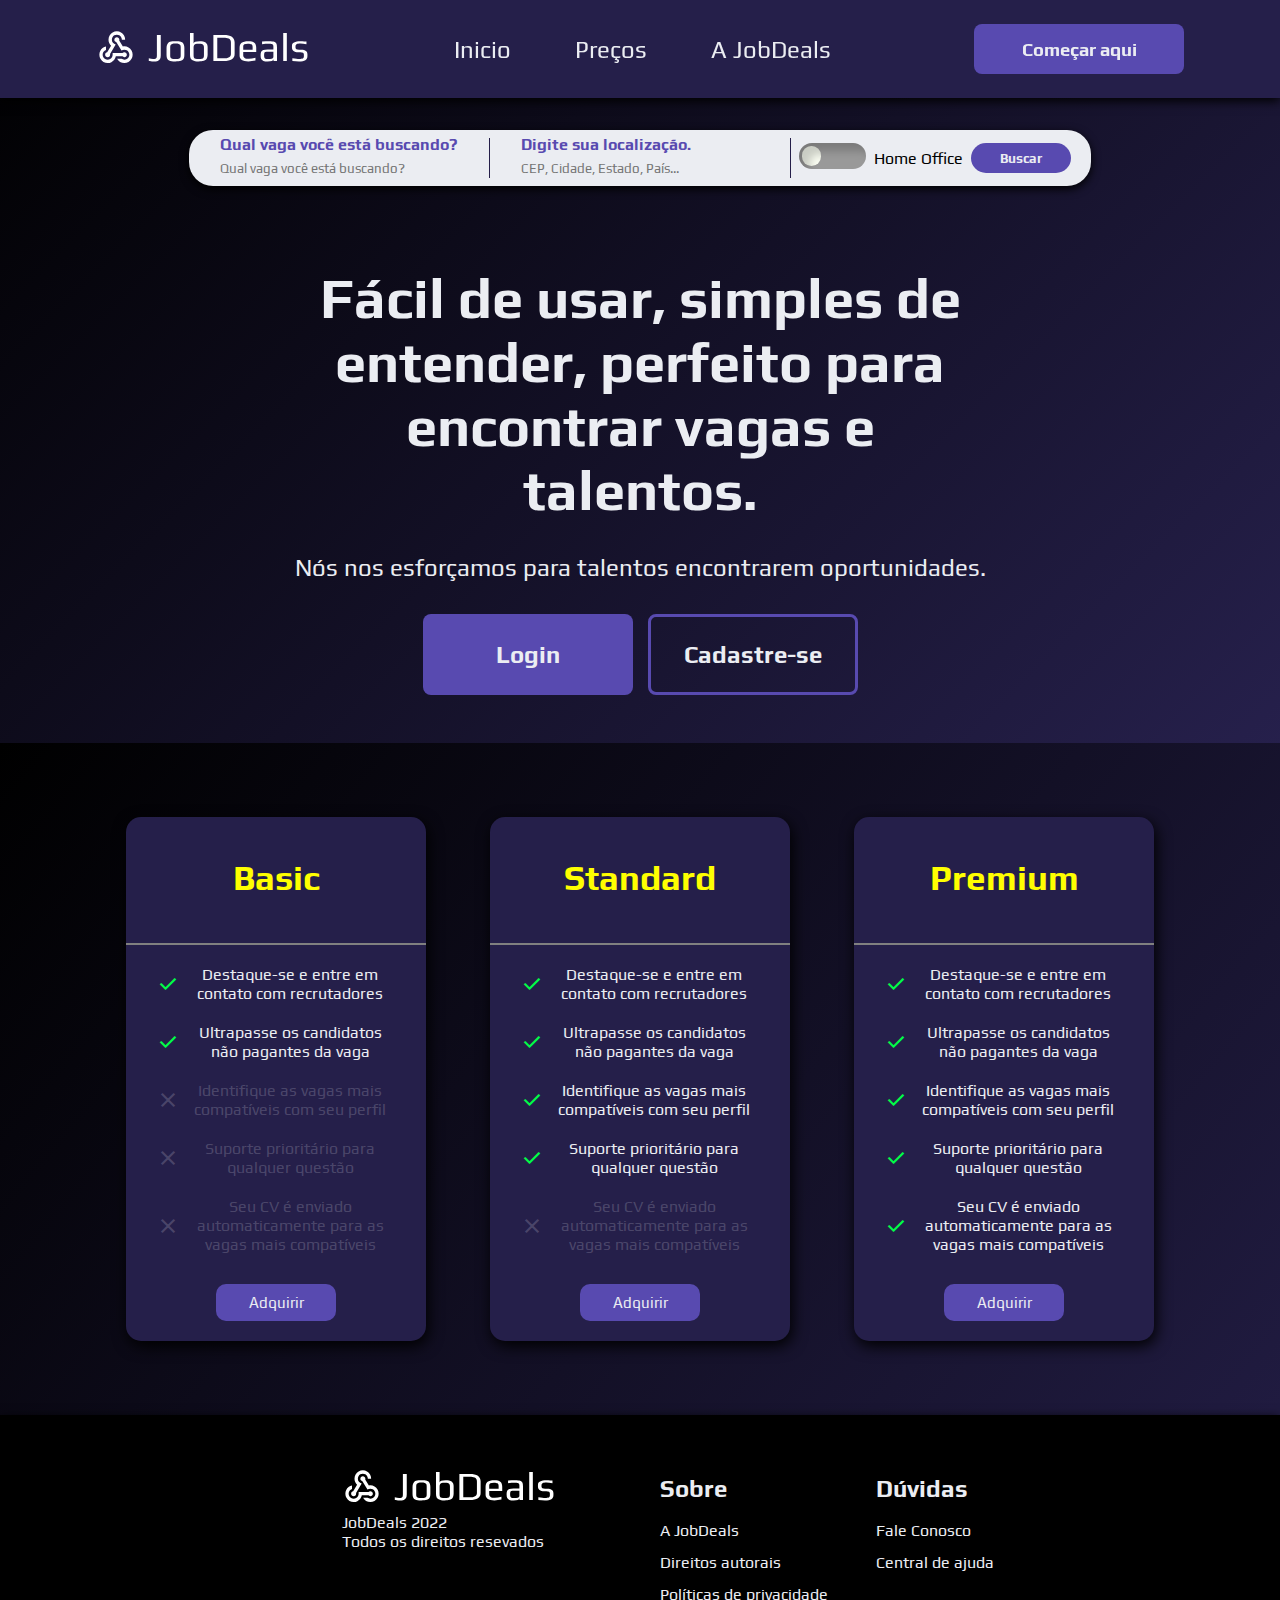
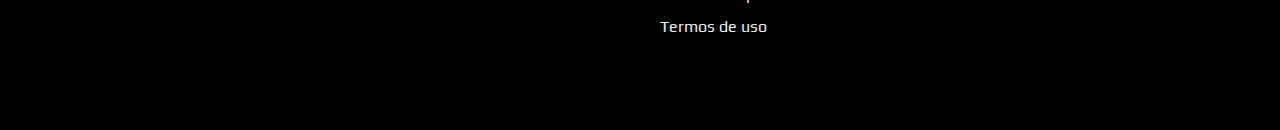
<file: Jobdeals/index.html>
<!DOCTYPE html>
<html lang="pt-br">

<head>
    <meta charset="UTF-8">
    <meta http-equiv="X-UA-Compatible" content="IE=edge">
    <meta name="viewport" content="width=device-width, initial-scale=1.0">
    <link rel="apple-touch-icon" sizes="180x180" href="assets/img/apple-touch-icon.png">
    <link rel="icon" type="image/png" sizes="32x32" href="assets/img/favicon-32x32.png">
    <link rel="icon" type="image/png" sizes="16x16" href="assets/img/favicon-16x16.png">
    <link rel="stylesheet" href="assets/css/style.css">
    <link rel="stylesheet"
        href="https://fonts.googleapis.com/css2?family=Material+Symbols+Outlined:opsz,wght,FILL,GRAD@20..48,100..700,0..1,-50..200" />
    <script src="assets/js/script.js"></script>
    <title>JobDeals - Onde talentos e oportunidades se encontram.</title>
</head>

<body>
    <header>
        <nav class="nav-bar">
            <div class="logo">
                <a href="index.html">
                    <picture>
                        <img src="assets/img/logo.svg" alt="Logo JobDeals">
                    </picture>
                </a>
            </div>
            <div class="nav-list">
                <ul>
                    <li class="nav-item"><a href="index.html" class="nav-link">Inicio</a></li>
                    <li class="nav-item"><a href="pricing.html" class="nav-link">Preços</a></li>
                    <li class="nav-item"><a href="landing.html" class="nav-link">A JobDeals</a></li>
                </ul>
            </div>
            <div class="start-button">
                <a href="signup.html"><button>Começar aqui</button></a>
            </div>
            <div class="mobile-menu-icon">
                <button onclick="menuShow()"><img class="icon" src="assets/img/menu_white.svg"
                        alt="botão para abrir o menu"></button>
            </div>
        </nav>
        <div class="mobile-menu">
            <ul>
                <li class="nav-item"><a href="index.html" class="nav-link">Inicio</a></li>
                <li class="nav-item"><a href="pricing.html" class="nav-link">Preços</a></li>
                <li class="nav-item"><a href="landing.html" class="nav-link">A JobDeals</a></li>
            </ul>
            <div class="start-button">
                <a href="signup.html"><button>Começar aqui</button></a>
            </div>
        </div>
    </header>
    <form action="">
        <div class="searchbar">
            <div class="searchbar-keyword">
                <div class="searchbar-keyword-filter">
                    <label for="keyword">Qual vaga você está buscando?</label>
                </div>
                <div class="searchbar-keyword-input">
                    <input type="text" name="keyword" id="keyword" placeholder="Qual vaga você está buscando?">
                </div>
            </div>
            <div class="divider">

            </div>
            <div class="searchbar-keyword">
                <div class="searchbar-keyword-filter">
                    <label for="location">Digite sua localização.</label>
                </div>
                <div class="searchbar-keyword-input">
                    <input type="text" name="location" id="location" placeholder="CEP, Cidade, Estado, País...">
                </div>
            </div>
            <div class="divider">

            </div>
            <div class="searchbar-mobile-button">
                <div class="searchbar-radio">
                    <label for="home-office" class="radio-home-office">
                        <input type="checkbox" class="home-office" id="home-office">
                        <div class="searchbar-radio-button">
                            <div class="button"></div>
                        </div>
                    </label>
                    <label for="home-office" class="">Home Office</label>
                </div>
                <div class="searchbar-button">
                    <button><a href="#">Buscar</a></button>
                </div>
            </div>
        </div>
    </form>
    <div class="container">
        <div class="index-text">
            <h1>
                Fácil de usar, simples de entender, perfeito para encontrar vagas e talentos.
            </h1>
            <p>
                Nós nos esforçamos para talentos encontrarem oportunidades.
            </p>
            <div class="index-buttons">
                <div class="login-button">
                    <a href="login.html"><button>Login</button></a>
                </div>
                <div class="singup-button">
                    <a href="signup.html"><button>Cadastre-se</button></a>
                </div>
            </div>
        </div>
        <div class="index-image">
            <img src="assets/img/img-index.svg" alt="homem com uma lupa procurando canditatos.">
        </div>
    </div>
    <div class="pricing">
        <div class="card">
            <div class="card-title">
                <h2>Basic</h2>
            </div>
            <div class="card-content">
                <ul>
                    <li class="pricing-list-check"><span class="material-symbols-outlined">check</span><i
                            class="fa fa-check-circle"></i> Destaque-se e entre em contato com recrutadores</li>
                    <li class="pricing-list-check"><span class="material-symbols-outlined">check</span><i
                            class="fa fa-check-circle"></i> Ultrapasse os candidatos não pagantes da vaga</li>
                    <li class="pricing-list-close"><span class="material-symbols-outlined">close</span><i
                            class="fa fa-check-circle"></i> Identifique as vagas mais compatíveis com seu perfil</li>
                    <li class="pricing-list-close"><span class="material-symbols-outlined">close</span><i
                            class="fa fa-times-circle"></i> Suporte prioritário para qualquer questão</li>
                    <li class="pricing-list-close"><span class="material-symbols-outlined">close</span><i
                            class="fa fa-times-circle"></i> Seu CV é enviado automaticamente para as vagas mais
                        compatíveis</li>
                </ul>
                <a href="pricing.html"><button>Adquirir</button></a>
            </div>
        </div>

        <div class="card">
            <div class="card-title">
                <h2>Standard</h2>
            </div>
            <div class="card-content">
                <ul>
                    <li class="pricing-list-check"><span class="material-symbols-outlined">check</span><i
                            class="fa fa-check-circle"></i> Destaque-se e entre em contato com recrutadores</li>
                    <li class="pricing-list-check"><span class="material-symbols-outlined">check</span><i
                            class="fa fa-check-circle"></i> Ultrapasse os candidatos não pagantes da vaga</li>
                    <li class="pricing-list-check"><span class="material-symbols-outlined">check</span><i
                            class="fa fa-check-circle"></i> Identifique as vagas mais compatíveis com seu perfil</li>
                    <li class="pricing-list-check"><span class="material-symbols-outlined">check</span><i
                            class="fa fa-times-circle"></i> Suporte prioritário para qualquer questão</li>
                    <li class="pricing-list-close"><span class="material-symbols-outlined">close</span><i
                            class="fa fa-times-circle"></i> Seu CV é enviado automaticamente para as vagas mais
                        compatíveis</li>
                </ul>
                <a href="pricing.html"><button>Adquirir</button></a>
            </div>
        </div>

        <div class="card">
            <div class="card-title">
                <h2>Premium</h2>
            </div>
            <div class="card-content">
                <ul>
                    <li class="pricing-list-check"><span class="material-symbols-outlined">check</span><i
                            class="fa fa-check-circle"></i> Destaque-se e entre em contato com recrutadores</li>
                    <li class="pricing-list-check"><span class="material-symbols-outlined">check</span><i
                            class="fa fa-check-circle"></i> Ultrapasse os candidatos não pagantes da vaga</li>
                    <li class="pricing-list-check"><span class="material-symbols-outlined">check</span><i
                            class="fa fa-check-circle"></i> Identifique as vagas mais compatíveis com seu perfil</li>
                    <li class="pricing-list-check"><span class="material-symbols-outlined">check</span><i
                            class="fa fa-times-circle"></i> Suporte prioritário para qualquer questão</li>
                    <li class="pricing-list-check"><span class="material-symbols-outlined">check</span><i
                            class="fa fa-times-circle"></i> Seu CV é enviado automaticamente para as vagas mais
                        compatíveis</li>
                </ul>
                <a href="pricing.html"><button>Adquirir</button></a>
            </div>
        </div>
    </div>
    <footer>
        <div class="foot-bar">
            <div class="foot-logo">
                <a href="index.html"><img src="assets/img/logo.svg" alt="Logo JobDeals"></a>
                <p>JobDeals 2022</p>
                <p>Todos os direitos resevados</p>
            </div>
            <div class="foot-list">
                <ul>
                    <li class="foot-titles">Sobre</li>
                    <li class="foot-item"><a href="landing.html" class="foot-link">A JobDeals</a></li>
                    <li class="foot-item"><a href="direitos-autorais.html" class="foot-link">Direitos autorais</a></li>
                    <li class="foot-item"><a href="#" class="foot-link">Políticas de privacidade</a></li>
                    <li class="foot-item"><a href="#" class="foot-link">Termos de uso</a></li>
                </ul>
                <ul>
                    <li class="foot-titles">Dúvidas</li>
                    <li class="foot-item"><a href="#" class="foot-link">Fale Conosco</a></li>
                    <li class="foot-item"><a href="central-de-ajuda.html" class="foot-link">Central de ajuda</a></li>
                </ul>
            </div>
        </div>
    </footer>
</body>

</html>
</file>
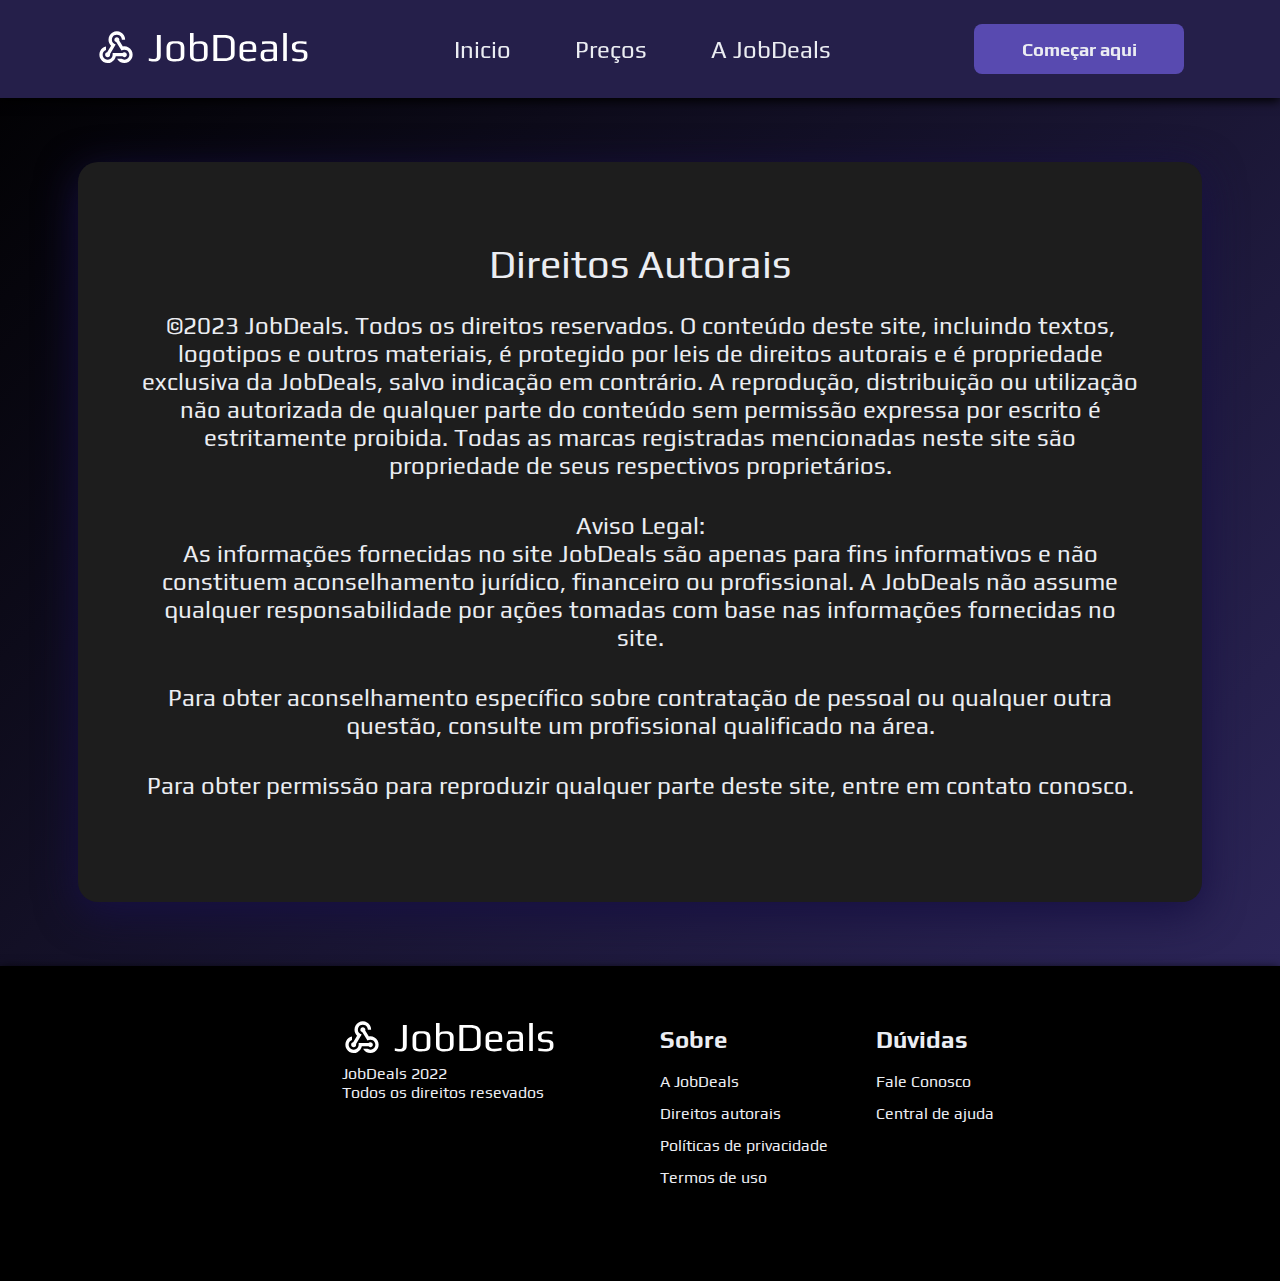
<file: Jobdeals/direitos-autorais.html>
<!DOCTYPE html>
<html lang="pt-br">

<head>
    <meta charset="UTF-8">
    <meta http-equiv="X-UA-Compatible" content="IE=edge">
    <meta name="viewport" content="width=device-width, initial-scale=1.0">
    <link rel="apple-touch-icon" sizes="180x180" href="assets/img/apple-touch-icon.png">
    <link rel="icon" type="image/png" sizes="32x32" href="assets/img/favicon-32x32.png">
    <link rel="icon" type="image/png" sizes="16x16" href="assets/img/favicon-16x16.png">
    <link rel="stylesheet" href="assets/css/direitos-autorais.css">
    <link rel="stylesheet" href="https://fonts.googleapis.com/css2?family=Material+Symbols+Outlined:opsz,wg
ht,FILL,GRAD@20..48,100..700,0..1,-50..200" />
    <script src="assets/js/script.js"></script>
    <title> Direitos Autorais | Jobdeals </title>

</head>

<body>
    <header>
        <nav class="nav-bar">
            <div class="logo">
                <a href="index.html">
                    <picture>
                        <img src="assets/img/logo.svg" alt="Logo JobDeals">
                    </picture>
                </a>
            </div>
            <div class="nav-list">
                <ul>
                    <li class="nav-item"><a href="index.html" class="nav-link">Inicio</a></li>
                    <li class="nav-item"><a href="pricing.html" class="nav-link">Preços</a></li>
                    <li class="nav-item"><a href="landing.html" class="nav-link">A JobDeals</a></li>
                </ul>
            </div>
            <div class="start-button">
                <a href="signup.html"><button>Começar aqui</button></a>
            </div>
            <div class="mobile-menu-icon">
                <button onclick="menuShow()"><img class="icon" src="assets/img/menu_white.svg"
                        alt="botão para abrir o menu"></button>
            </div>
        </nav>
        <div class="mobile-menu">
            <ul>
                <li class="nav-item"><a href="index.html" class="nav-link">Inicio</a></li>
                    <li class="nav-item"><a href="pricing.html" class="nav-link">Preços</a></li>
                    <li class="nav-item"><a href="landing.html" class="nav-link">A JobDeals</a></li>
            </ul>
            <div class="start-button">
                <a href="signup.html"><button>Começar aqui</button></a>
            </div>
        </div>
    </header>

    </form>
    <div class="container">
        <div class="index-text">
            <h1>
                Direitos Autorais
            </h1>
            <li>
                <p>©2023 JobDeals. Todos os direitos reservados.
                    O conteúdo deste site, incluindo textos, logotipos e outros materiais, é protegido por leis de
                    direitos autorais e é propriedade exclusiva da JobDeals, salvo indicação em contrário. A reprodução,
                    distribuição ou utilização não autorizada de qualquer parte do conteúdo sem permissão expressa por
                    escrito é estritamente proibida.
                    Todas as marcas registradas mencionadas neste site são propriedade de seus respectivos
                    proprietários.</p>
                <p>Aviso Legal: <br> As informações fornecidas no site JobDeals são apenas para fins informativos e não
                    constituem aconselhamento jurídico, financeiro ou profissional. A JobDeals não assume qualquer
                    responsabilidade por ações tomadas com base nas informações fornecidas no site.
                </p>
                <p>Para obter aconselhamento específico sobre contratação de pessoal ou qualquer outra questão, consulte
                    um profissional qualificado na área.
                </p>
                <p> Para obter permissão para reproduzir qualquer parte deste site, entre em contato conosco.</p>
            </li>
        </div>
    </div>

    <footer>
        <div class="foot-bar">
            <div class="foot-logo">
                <a href="index.html"><img src="assets/img/logo.svg" alt="Logo JobDeals"></a>
                <p>JobDeals 2022</p>
                <p>Todos os direitos resevados</p>
            </div>
            <div class="foot-list">
                <ul>
                    <li class="foot-titles">Sobre</li>
                    <li class="foot-item"><a href="landing.html" class="foot-link">A JobDeals</a></li>
                    <li class="foot-item"><a href="direitos-autorais.html" class="foot-link">Direitos autorais</a></li>
                    <li class="foot-item"><a href="#" class="foot-link">Políticas de privacidade</a></li>
                    <li class="foot-item"><a href="#" class="foot-link">Termos de uso</a></li>
                </ul>
                <ul>
                    <li class="foot-titles">Dúvidas</li>
                    <li class="foot-item"><a href="#" class="foot-link">Fale Conosco</a></li>
                    <li class="foot-item"><a href="central-de-ajuda.html" class="foot-link">Central de ajuda</a></li>
                </ul>
            </div>
        </div>
    </footer>
</body>

</html>
</file>
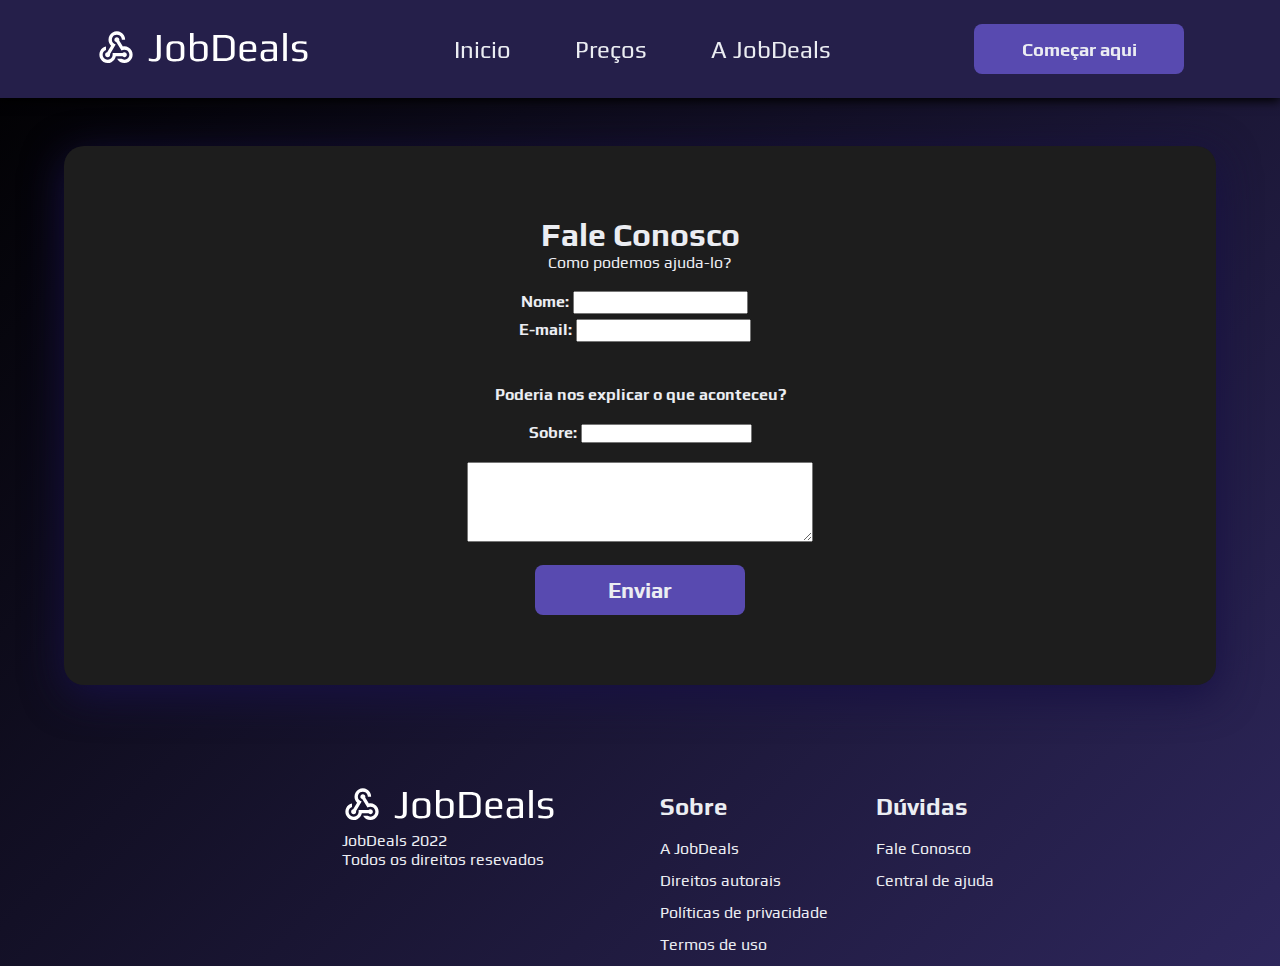
<file: Jobdeals/Faleconosco.html>
<!DOCTYPE html>
<html lang="pt-br">

<head>
    <meta charset="UTF-8">
    <meta http-equiv="X-UA-Compatible" content="IE=edge">
    <meta name="viewport" content="width=device-width, initial-scale=1.0">
    <link rel="apple-touch-icon" sizes="180x180" href="assets/img/apple-touch-icon.png">
    <link rel="icon" type="image/png" sizes="32x32" href="assets/img/favicon-32x32.png">
    <link rel="icon" type="image/png" sizes="16x16" href="assets/img/favicon-16x16.png">
    <link rel="stylesheet" href="assets/css/Faleconosco.css">
    <link rel="stylesheet"
        href="https://fonts.googleapis.com/css2?family=Material+Symbols+Outlined:opsz,wght,FILL,GRAD@20..48,100..700,0..1,-50..200" />
    <script src="assets/js/script.js"></script>
    <title>JobDeals - Onde talentos e oportunidades se encontram.</title>
</head>

<body>
    <header>
        <nav class="nav-bar">
            <div class="logo">
                <a href="index.html">
                    <picture>
                        <img src="assets/img/logo.svg" alt="Logo JobDeals">
                    </picture>
                </a>
            </div>
            <div class="nav-list">
                <ul>
                    <li class="nav-item"><a href="index.html" class="nav-link">Inicio</a></li>
                    <li class="nav-item"><a href="pricing.html" class="nav-link">Preços</a></li>
                    <li class="nav-item"><a href="landing.html" class="nav-link">A JobDeals</a></li>
                </ul>
            </div>
            <div class="start-button">
                <a href="signup.html"><button>Começar aqui</button></a>
            </div>
            <div class="mobile-menu-icon">
                <button onclick="menuShow()"><img class="icon" src="assets/img/menu_white.svg"
                        alt="botão para abrir o menu"></button>
            </div>
        </nav>
        <div class="mobile-menu">
            <ul>
                <li class="nav-item"><a href="index.html" class="nav-link">Inicio</a></li>
                <li class="nav-item"><a href="pricing.html" class="nav-link">Princing</a></li>
                <li class="nav-item"><a href="landing.html" class="nav-link">A JobDeals</a></li>
            </ul>
            <div class="start-button">
                <a href="signup.html"><button>Começar aqui</button></a>
            </div>
        </div>
    </header>

    <main class="conteudo">
        <div class="index-text">
             <!--- CORPO --->
        <!--- VVVV TITULO VVVV --->


                <h1 id="titulo">Fale Conosco</h1>
                <p id="Subtitulo">Como podemos ajuda-lo?</p>
                <br>

        
        <!--- VVVV CLASS GRUPO (nome e e-mail) VVVV --->

            <form>
                   <div class="campo">
                        <label for="nome"><strong>Nome: </strong></label>
                        <Input type="Text" name="nome" id="nome" required>
                            <br> 
                        <label for="E-mail"><strong>E-mail: </strong></label>
                        <input type="Text" name="email" id="email" required>
                        <br>
                        <br>
                    </div>        

                <!--- VVVV botão VVVV --->        
                <br>

            <div class="grupo">    
                <label id="titulo2"><strong>Poderia nos explicar o que aconteceu?</strong></label>
                <br>
                <br>
                <label for="Sobre"><strong>Sobre: </strong></label>
                <input type="Text" name="nome" id="sobre" required>
                <br>
                <br>
                <textarea row="30"  style="width: 26em" id="ajuda" name="ajuda"></textarea>
                <br>
                <br>
            </div>

            <button class="botao" type="submit"><strong>Enviar</strong></button>
        </div>
    </main>
    

    <footer>
        <div class="foot-bar">
            <div class="foot-logo">
                <a href="index.html"><img src="assets/img/logo.svg" alt="Logo JobDeals"></a>
                <p>JobDeals 2022</p>
                <p>Todos os direitos resevados</p>
            </div>
            <div class="foot-list">
                <ul>
                    <li class="foot-titles">Sobre</li>
                    <li class="foot-item"><a href="landing.html" class="foot-link">A JobDeals</a></li>
                    <li class="foot-item"><a href="direitos-autorais.html" class="foot-link">Direitos autorais</a></li>
                    <li class="foot-item"><a href="#" class="foot-link">Políticas de privacidade</a></li>
                    <li class="foot-item"><a href="#" class="foot-link">Termos de uso</a></li>
                </ul>
                <ul>
                    <li class="foot-titles">Dúvidas</li>
                    <li class="foot-item"><a href="#" class="foot-link">Fale Conosco</a></li>
                    <li class="foot-item"><a href="central-de-ajuda.html" class="foot-link">Central de ajuda</a></li>
                </ul>
            </div>
        </div>
    </footer>
</body>

</html>
</file>
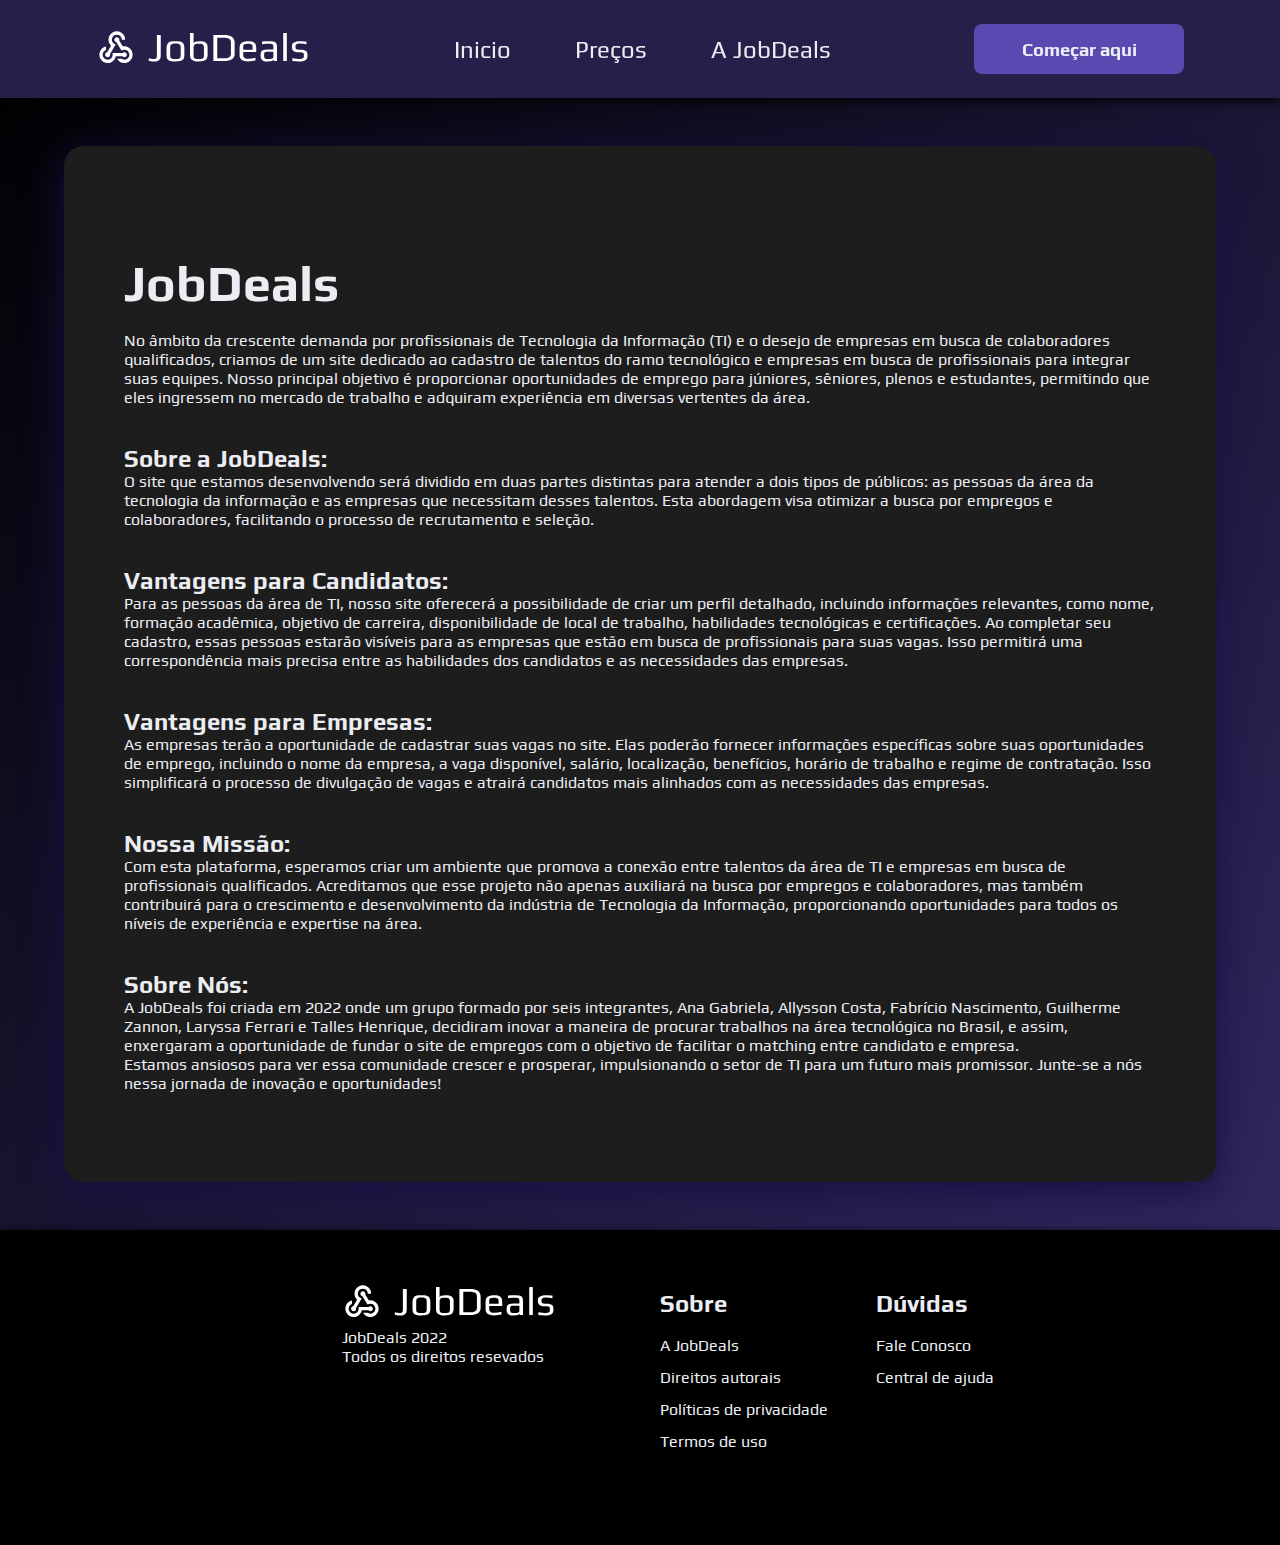
<file: Jobdeals/landing.html>
<!DOCTYPE html>
<html lang="pt-br">

<head>
    <meta charset="UTF-8">
    <meta http-equiv="X-UA-Compatible" content="IE=edge">
    <meta name="viewport" content="width=device-width, initial-scale=1.0">
    <link rel="apple-touch-icon" sizes="180x180" href="assets/img/apple-touch-icon.png">
    <link rel="icon" type="image/png" sizes="32x32" href="assets/img/favicon-32x32.png">
    <link rel="icon" type="image/png" sizes="16x16" href="assets/img/favicon-16x16.png">
    <link rel="stylesheet" href="assets/css/landing.css">
    <link rel="stylesheet"
        href="https://fonts.googleapis.com/css2?family=Material+Symbols+Outlined:opsz,wght,FILL,GRAD@20..48,100..700,0..1,-50..200" />
    <script src="assets/js/script.js"></script>
    <title>JobDeals - Onde talentos e oportunidades se encontram.</title>
</head>

<body>
    <header>
        <nav class="nav-bar">
            <div class="logo">
                <a href="index.html">
                    <picture>
                        <img src="assets/img/logo.svg" alt="Logo JobDeals">
                    </picture>
                </a>
            </div>
            <div class="nav-list">
                <ul>
                    <li class="nav-item"><a href="index.html" class="nav-link">Inicio</a></li>
                    <li class="nav-item"><a href="pricing.html" class="nav-link">Preços</a></li>
                    <li class="nav-item"><a href="landing.html" class="nav-link">A JobDeals</a></li>
                </ul>
            </div>
            <div class="start-button">
                <a href="signup.html"><button>Começar aqui</button></a>
            </div>
            <div class="mobile-menu-icon">
                <button onclick="menuShow()"><img class="icon" src="assets/img/menu_white.svg"
                        alt="botão para abrir o menu"></button>
            </div>
        </nav>
        <div class="mobile-menu">
            <ul>
                <li class="nav-item"><a href="index.html" class="nav-link">Inicio</a></li>
                <li class="nav-item"><a href="pricing.html" class="nav-link">Princing</a></li>
                <li class="nav-item"><a href="landing.html" class="nav-link">A JobDeals</a></li>
            </ul>
            <div class="start-button">
                <a href="signup.html"><button>Começar aqui</button></a>
            </div>
        </div>
    </header>

    <main class="conteudo">
        <div class="index-text">
            <br>
                <br>
                    <h1 class="nome">
                        JobDeals
                    </h1>
                </br>
                    <p>No âmbito da crescente demanda por profissionais de Tecnologia da Informação (TI) e o desejo
                        de empresas em busca de colaboradores qualificados, criamos de um site dedicado ao cadastro
                        de talentos do ramo tecnológico e empresas em busca de profissionais para integrar suas equipes.
                        Nosso principal objetivo é proporcionar oportunidades de emprego para júniores, sêniores, plenos e
                        estudantes, permitindo que eles ingressem no mercado de trabalho e adquiram experiência em diversas
                        vertentes da área.</p>
            </br>
                <br>
                    <h2>
                        Sobre a JobDeals:
                    </h2>
                    <p>O site que estamos desenvolvendo será dividido em duas partes distintas para atender a dois tipos de
                        públicos:
                        as pessoas da área da tecnologia da informação e as empresas que necessitam desses talentos. Esta
                        abordagem
                        visa otimizar a busca por empregos e colaboradores, facilitando o processo de recrutamento e
                        seleção.</p>
                </br>
                <br>
                    <h2>
                        Vantagens para Candidatos:
                    </h2>
                    <p>Para as pessoas da área de TI, nosso site oferecerá a possibilidade de criar um perfil detalhado,
                        incluindo
                        informações relevantes, como nome, formação acadêmica, objetivo de carreira, disponibilidade de
                        local de trabalho,
                        habilidades tecnológicas e certificações. Ao completar seu cadastro, essas pessoas estarão visíveis
                        para as
                        empresas que estão em busca de profissionais para suas vagas. Isso permitirá uma correspondência
                        mais precisa
                        entre as habilidades dos candidatos e as necessidades das empresas.</p>
                </br>
                <br>
                    <h2>
                        Vantagens para Empresas:
                    </h2>
                    <p>As empresas terão a oportunidade de cadastrar suas vagas no site. Elas poderão fornecer informações
                        específicas
                        sobre suas oportunidades de emprego, incluindo o nome da empresa, a vaga disponível, salário,
                        localização,
                        benefícios, horário de trabalho e regime de contratação. Isso simplificará o processo de divulgação
                        de vagas
                        e atrairá candidatos mais alinhados com as necessidades das empresas.</p>
                </br>
                <br>
                    <h2>
                        Nossa Missão:
                    </h2>
                    <p>Com esta plataforma, esperamos criar um ambiente que promova a conexão entre talentos da área de TI e
                        empresas
                        em busca de profissionais qualificados. Acreditamos que esse projeto não apenas auxiliará na busca
                        por
                        empregos e colaboradores, mas também contribuirá para o crescimento e desenvolvimento da indústria
                        de
                        Tecnologia da Informação, proporcionando oportunidades para todos os níveis de experiência e
                        expertise na área.</p>
                </br>
                <br>
                    <h2>
                        Sobre Nós:
                    </h2>
                    <p>A JobDeals foi criada em 2022 onde um grupo formado por seis integrantes, Ana Gabriela, Allysson
                        Costa,
                        Fabrício Nascimento, Guilherme Zannon, Laryssa Ferrari e Talles Henrique, decidiram inovar a maneira
                        de
                        procurar trabalhos na área tecnológica no Brasil, e assim, enxergaram a oportunidade de fundar o
                        site de
                        empregos com o objetivo de facilitar o matching entre candidato e empresa.<br>Estamos ansiosos para
                        ver essa
                        comunidade crescer e prosperar, impulsionando o setor de TI para um futuro mais promissor. Junte-se
                        a nós
                        nessa jornada de inovação e oportunidades!
                    </p>
                </br>
        </div>
    </main>
    

    <footer>
        <div class="foot-bar">
            <div class="foot-logo">
                <a href="index.html"><img src="assets/img/logo.svg" alt="Logo JobDeals"></a>
                <p>JobDeals 2022</p>
                <p>Todos os direitos resevados</p>
            </div>
            <div class="foot-list">
                <ul>
                    <li class="foot-titles">Sobre</li>
                    <li class="foot-item"><a href="landing.html" class="foot-link">A JobDeals</a></li>
                    <li class="foot-item"><a href="direitos-autorais.html" class="foot-link">Direitos autorais</a></li>
                    <li class="foot-item"><a href="#" class="foot-link">Políticas de privacidade</a></li>
                    <li class="foot-item"><a href="#" class="foot-link">Termos de uso</a></li>
                </ul>
                <ul>
                    <li class="foot-titles">Dúvidas</li>
                    <li class="foot-item"><a href="#" class="foot-link">Fale Conosco</a></li>
                    <li class="foot-item"><a href="central-de-ajuda.html" class="foot-link">Central de ajuda</a></li>
                </ul>
            </div>
        </div>
    </footer>
</body>

</html>
</file>
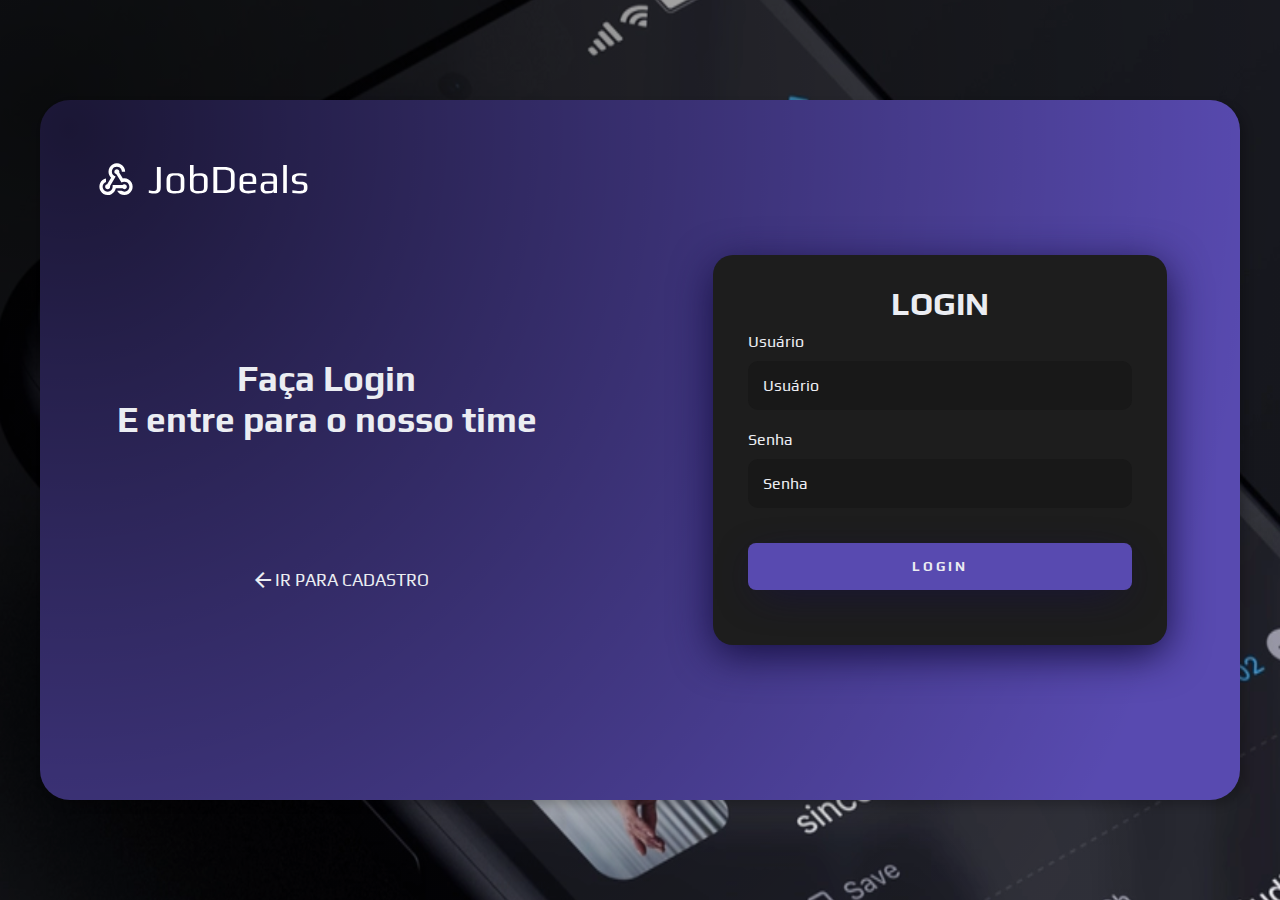
<file: Jobdeals/login.html>
<!DOCTYPE html>
<html lang="pt-br">
<head>
    <meta charset="UTF-8">
    <meta http-equiv="X-UA-Compatible" content="IE=edge">
    <meta name="viewport" content="width=device-width, initial-scale=1.0">
    <link rel="apple-touch-icon" sizes="180x180" href="assets/img/apple-touch-icon.png">
    <link rel="icon" type="image/png" sizes="32x32" href="assets/img/favicon-32x32.png">
    <link rel="icon" type="image/png" sizes="16x16" href="assets/img/favicon-16x16.png">
    <link rel="stylesheet" href="assets/css/login.css">
    <link rel="stylesheet" href="https://fonts.googleapis.com/css2?family=Material+Symbols+Outlined:opsz,wght,FILL,GRAD@20..48,100..700,0..1,-50..200" />
    <title>Login | JobDeals</title>
</head>
<body>
    <div class="background-radiant">
        <div class="main-login">
            <div class="left-login">
                <div class="logo">
                    <a href="index.html">
                        <picture>
                            <img src="assets/img/logo.svg" alt="Logo JobDeals">
                        </picture>
                    </a>
                </div>
                <h1>Faça Login<br>E entre para o nosso time</h1>    
                <div class="index">
                    <a href="signup.html"><span class="material-symbols-outlined">arrow_back</span>IR PARA CADASTRO</a>
                </div>        
            </div>   
            <div class="right-login">
                <div class="card-login">
                    <h1>LOGIN</h1>
                    <div class="textfield">
                        <label for="usuario">Usuário</label>
                        <input type="text" name="usuario" placeholder="Usuário">
                    </div>
                    <div class="textfield">
                        <label for="senha">Senha</label>
                        <input type="password" name="usuario" placeholder="Senha">
                    </div>
                    <button class="btn-login">Login</button>
                </div>
            </div>
        </div>
    </div>
 </body>
</html>
</file>
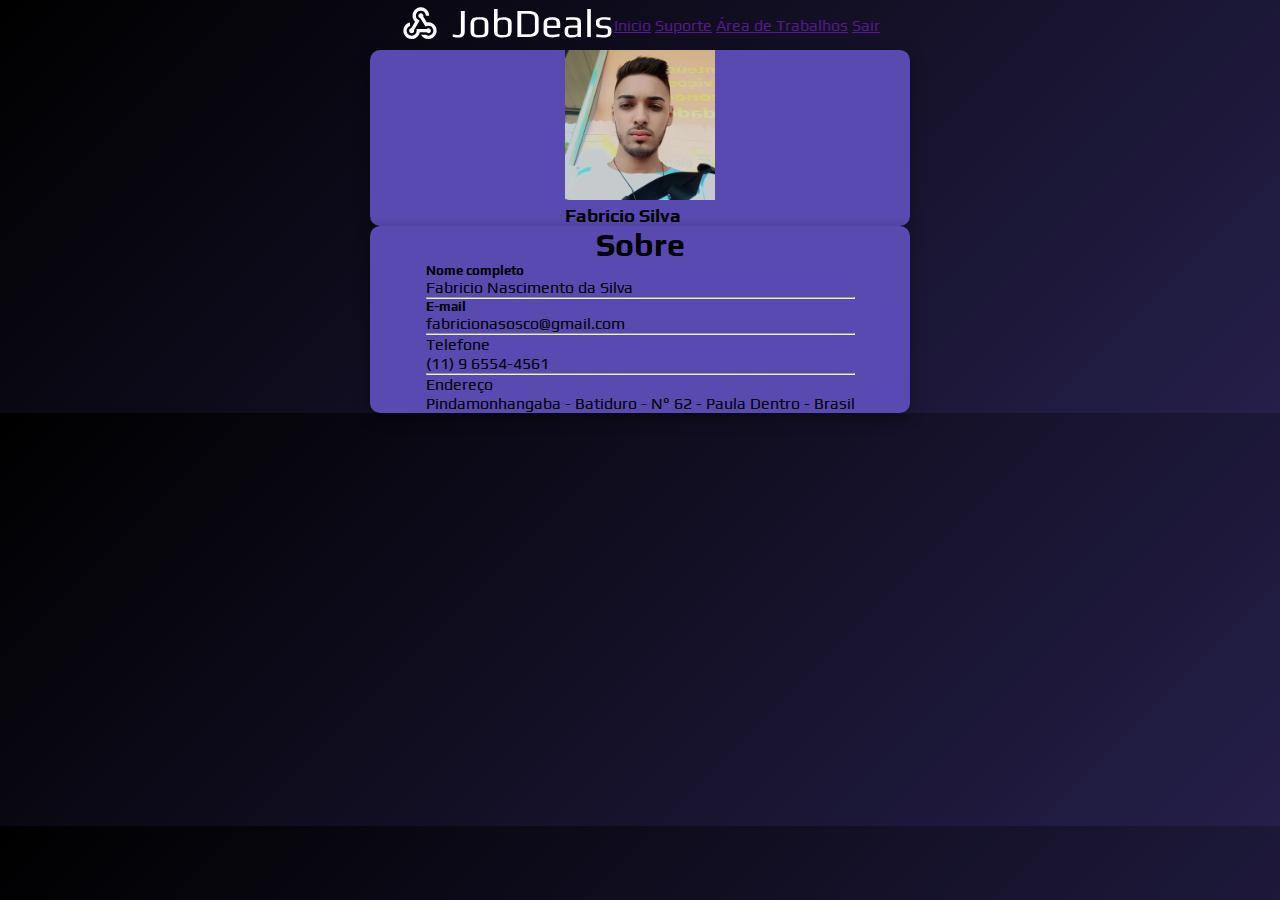
<file: Jobdeals/perfil.html>
<!DOCTYPE html>
<html lang="en">
<head>
    <meta charset="UTF-8">
    <meta http-equiv="X-UA-Compatible" content="IE=edge">
    <meta name="viewport" content="width=device-width, initial-scale=1.0">
    <link rel="apple-touch-icon" sizes="180x180" href="assets/img/apple-touch-icon.png">
    <link rel="icon" type="image/png" sizes="32x32" href="assets/img/favicon-32x32.png">
    <link rel="icon" type="image/png" sizes="16x16" href="assets/img/favicon-16x16.png">
    <link rel="stylesheet" href="assets/css/perfil.css">
    <link rel="stylesheet" href="https://fonts.googleapis.com/css2?family=Material+Symbols+Outlined:opsz,wght,FILL,GRAD@20..48,100..700,0..1,-50..200" />
    <title>Página de Perfil</title>
</head>

<body>
    <!---Setor imagem-->
<div>
    <div class="logo">
        <a href="index.html">
                    <picture>
                        <img src="assets/img/logo.svg" alt="Logo JobDeals">
                    </picture>
                </a>

    <div class="main">
        <div class="topbar">
            <a href="">Inicio</a>
            <a href="">Suporte</a>
            <a href="">Área de Trabalhos</a>
            <a href="">Sair</a>
        </div>
    </div>
    </div>
</div>

    <div class="row">
        <div class="col-md-4 mt-1">
            <div class="card text-center sidebar">
                    <div class="card-body">
                        <img src = "assets/img/fabricioperfil.jpeg" alt="foto de perfil" width="150">
                        <div class="mt-3"></div>
                            <h3>Fabricio Silva</h3>
                    </div>
             </div>
        </div>
            <div class="col-md-8 mt-1">
                <div class="card mb-3 content">
                    <h1 class="m-3 pt-3">Sobre</h1>
                    <div class="card-body">
                        <div class="col-md-3">
                            <h5>Nome completo</h5>
                        </div>
                        <div class="col-md-9 text-secondary">
                            Fabricio Nascimento da Silva
                        </div>
                        <hr>
                        <div class="row">
                            <div class="col-md-3">
                                <h5>E-mail</h5>
                            </div>
                            <div class="col-md-9 text-secondary">
                                fabricionasosco@gmail.com
                            </div>
                        <hr>
                        <div class="row">
                            <div class="col-md-3">
                                Telefone
                            </div>
                            <div class="col-md-9 text-secondary">
                                (11) 9 6554-4561
                            </div>
                            <hr>
                            <div class="row">
                                    <div class="col-md-3">
                                        Endereço
                                    </div>
                                    <div class="col-md-9 text-secondary">
                                        Pindamonhangaba - Batiduro - N° 62 - Paula Dentro - Brasil
                                    </div>
                            </div>
                        </div>   
                        </div>
                    </div>
                </div>
            </div>
    </div>

</body>
</html>
</file>
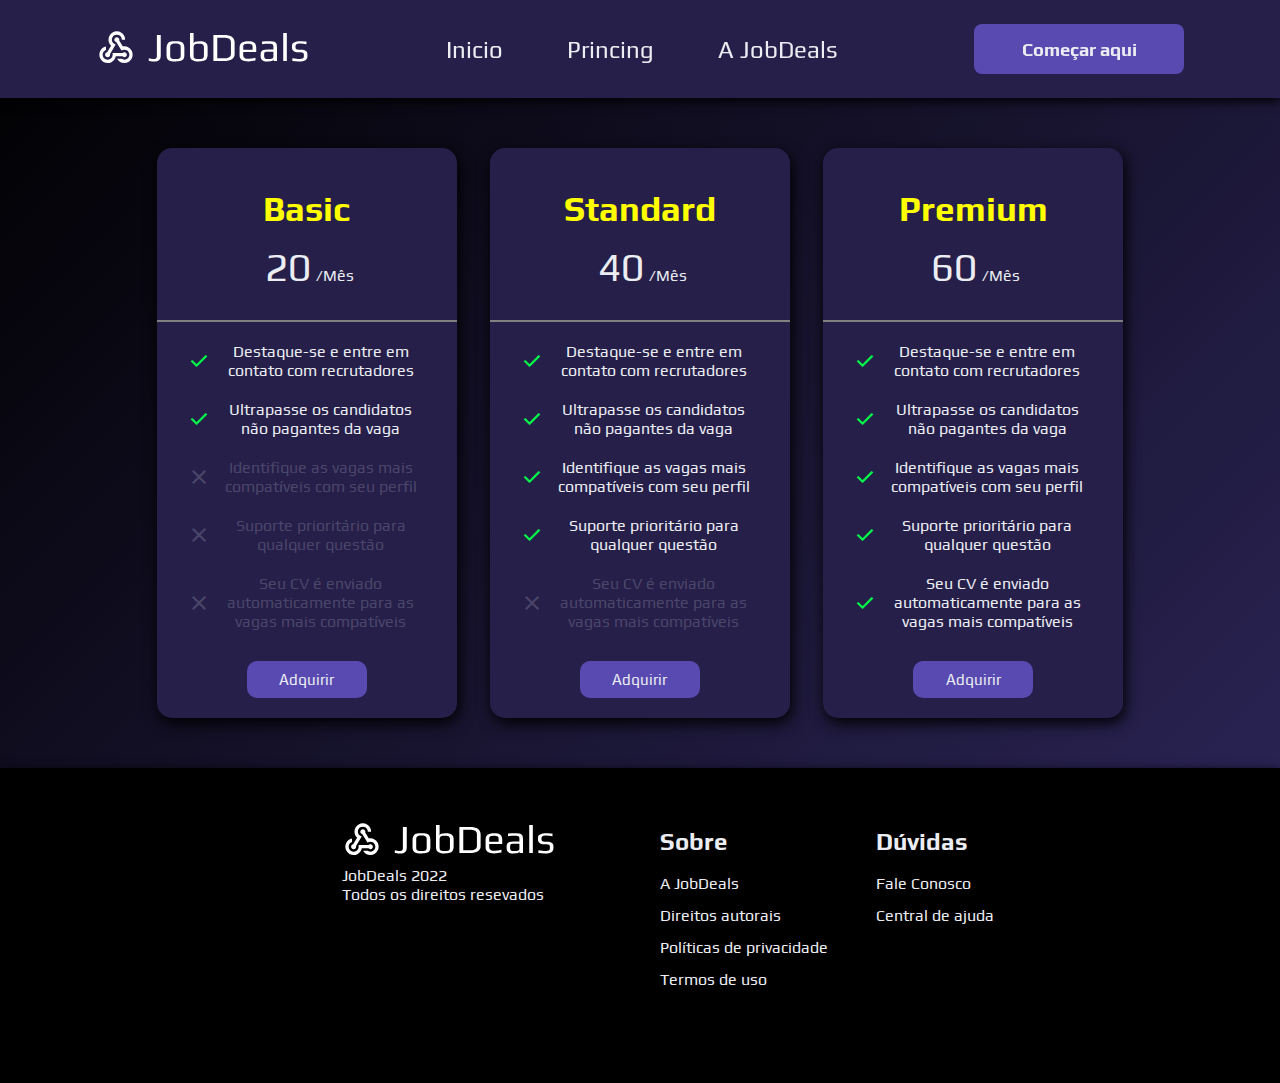
<file: Jobdeals/pricing.html>
<!DOCTYPE html>
<html lang="pt-br">

<head>
    <meta charset="UTF-8">
    <meta http-equiv="X-UA-Compatible" content="IE=edge">
    <meta name="viewport" content="width=device-width, initial-scale=1.0">
    <link rel="apple-touch-icon" sizes="180x180" href="assets/img/apple-touch-icon.png">
    <link rel="icon" type="image/png" sizes="32x32" href="assets/img/favicon-32x32.png">
    <link rel="icon" type="image/png" sizes="16x16" href="assets/img/favicon-16x16.png">
    <link rel="stylesheet" href="assets/css/pricing.css">
    <link rel="stylesheet"
        href="https://fonts.googleapis.com/css2?family=Material+Symbols+Outlined:opsz,wght,FILL,GRAD@20..48,100..700,0..1,-50..200" />
    <script src="assets/js/script.js"></script>
    <title>JobDeals - Onde talentos e oportunidades se encontram.</title>
</head>

<body>
    <header>
        <nav class="nav-bar">
            <div class="logo">
                <a href="index.html">
                    <picture>
                        <img src="assets/img/logo.svg" alt="Logo JobDeals">
                    </picture>
                </a>
            </div>
            <div class="nav-list">
                <ul>
                    <li class="nav-item"><a href="index.html" class="nav-link">Inicio</a></li>
                    <li class="nav-item"><a href="pricing.html" class="nav-link">Princing</a></li>
                    <li class="nav-item"><a href="landing.html" class="nav-link">A JobDeals</a></li>
                </ul>
            </div>
            <div class="start-button">
                <a href="signup.html"><button>Começar aqui</button></a>
            </div>
            <div class="mobile-menu-icon">
                <button onclick="menuShow()"><img class="icon" src="assets/img/menu_white.svg"
                        alt="botão para abrir o menu"></button>
            </div>
        </nav>
        <div class="mobile-menu">
            <ul>
                <li class="nav-item"><a href="index.html" class="nav-link">Inicio</a></li>
                <li class="nav-item"><a href="pricing.html" class="nav-link">Preços</a></li>
                <li class="nav-item"><a href="landing.html" class="nav-link">A JobDeals</a></li>
            </ul>
            <div class="start-button">
                <a href="signup.html"><button>Começar aqui</button></a>
            </div>
        </div>
    </header>
    <div class="pricing">
        <div class="card">
            <div class="card-title">
                <h2>Basic</h2>
                <p><i class="fa fa-rupee"></i><span>20</span>/Mês</p>
            </div>
            <div class="card-content">
                <ul>
                    <li class="pricing-list-check"><span class="material-symbols-outlined">check</span><i
                            class="fa fa-check-circle"></i> Destaque-se e entre em contato com recrutadores</li>
                    <li class="pricing-list-check"><span class="material-symbols-outlined">check</span><i
                            class="fa fa-check-circle"></i> Ultrapasse os candidatos não pagantes da vaga</li>
                    <li class="pricing-list-close"><span class="material-symbols-outlined">close</span><i
                            class="fa fa-check-circle"></i> Identifique as vagas mais compatíveis com seu perfil</li>
                    <li class="pricing-list-close"><span class="material-symbols-outlined">close</span><i
                            class="fa fa-times-circle"></i> Suporte prioritário para qualquer questão</li>
                    <li class="pricing-list-close"><span class="material-symbols-outlined">close</span><i
                            class="fa fa-times-circle"></i> Seu CV é enviado automaticamente para as vagas mais
                        compatíveis</li>
                </ul>
                <button><a href="#">Adquirir</a></button>
            </div>
        </div>

        <div class="card">
            <div class="card-title">
                <h2>Standard</h2>
                <p><i class="fa fa-rupee"></i><span>40</span>/Mês</p>
            </div>
            <div class="card-content">
                <ul>
                    <li class="pricing-list-check"><span class="material-symbols-outlined">check</span><i
                            class="fa-fa-check-circle"></i> Destaque-se e entre em contato com recrutadores</li>
                    <li class="pricing-list-check"><span class="material-symbols-outlined">check</span><i
                            class="fa fa-check-circle"></i> Ultrapasse os candidatos não pagantes da vaga</li>
                    <li class="pricing-list-check"><span class="material-symbols-outlined">check</span><i
                            class="fa fa-check-circle"></i> Identifique as vagas mais compatíveis com seu perfil</li>
                    <li class="pricing-list-check"><span class="material-symbols-outlined">check</span><i
                            class="fa fa-times-circle"></i> Suporte prioritário para qualquer questão</li>
                    <li class="pricing-list-close"><span class="material-symbols-outlined">close</span><i
                            class="fa fa-times-circle"></i> Seu CV é enviado automaticamente para as vagas mais
                        compatíveis</li>
                </ul>
                <button><a href="#">Adquirir</a></button>
            </div>
        </div>

        <div class="card">
            <div class="card-title">
                <h2>Premium</h2>
                <p><i class="fa fa-rupee"></i><span>60</span>/Mês</p>
            </div>
            <div class="card-content">
                <ul>
                    <li class="pricing-list-check"><span class="material-symbols-outlined">check</span><i
                            class="fa fa-check-circle"></i> Destaque-se e entre em contato com recrutadores</li>
                    <li class="pricing-list-check"><span class="material-symbols-outlined">check</span><i
                            class="fa fa-check-circle"></i> Ultrapasse os candidatos não pagantes da vaga</li>
                    <li class="pricing-list-check"><span class="material-symbols-outlined">check</span><i
                            class="fa fa-check-circle"></i> Identifique as vagas mais compatíveis com seu perfil</li>
                    <li class="pricing-list-check"><span class="material-symbols-outlined">check</span><i
                            class="fa fa-times-circle"></i> Suporte prioritário para qualquer questão</li>
                    <li class="pricing-list-check"><span class="material-symbols-outlined">check</span><i
                            class="fa fa-times-circle"></i> Seu CV é enviado automaticamente para as vagas mais
                        compatíveis</li>
                </ul>
                <button><a href="#">Adquirir</a></button>
            </div>
        </div>
    </div>
    <footer>
        <div class="foot-bar">
            <div class="foot-logo">
                <a href="index.html"><img src="assets/img/logo.svg" alt="Logo JobDeals"></a>
                <p>JobDeals 2022</p>
                <p>Todos os direitos resevados</p>
            </div>
            <div class="foot-list">
                <ul>
                    <li class="foot-titles">Sobre</li>
                    <li class="foot-item"><a href="landing.html" class="foot-link">A JobDeals</a></li>
                    <li class="foot-item"><a href="direitos-autorais.html" class="foot-link">Direitos autorais</a></li>
                    <li class="foot-item"><a href="#" class="foot-link">Políticas de privacidade</a></li>
                    <li class="foot-item"><a href="#" class="foot-link">Termos de uso</a></li>
                </ul>
                <ul>
                    <li class="foot-titles">Dúvidas</li>
                    <li class="foot-item"><a href="#" class="foot-link">Fale Conosco</a></li>
                    <li class="foot-item"><a href="central-de-ajuda.html" class="foot-link">Central de ajuda</a></li>
                </ul>
            </div>
        </div>
    </footer>
</body>

</html>
</file>
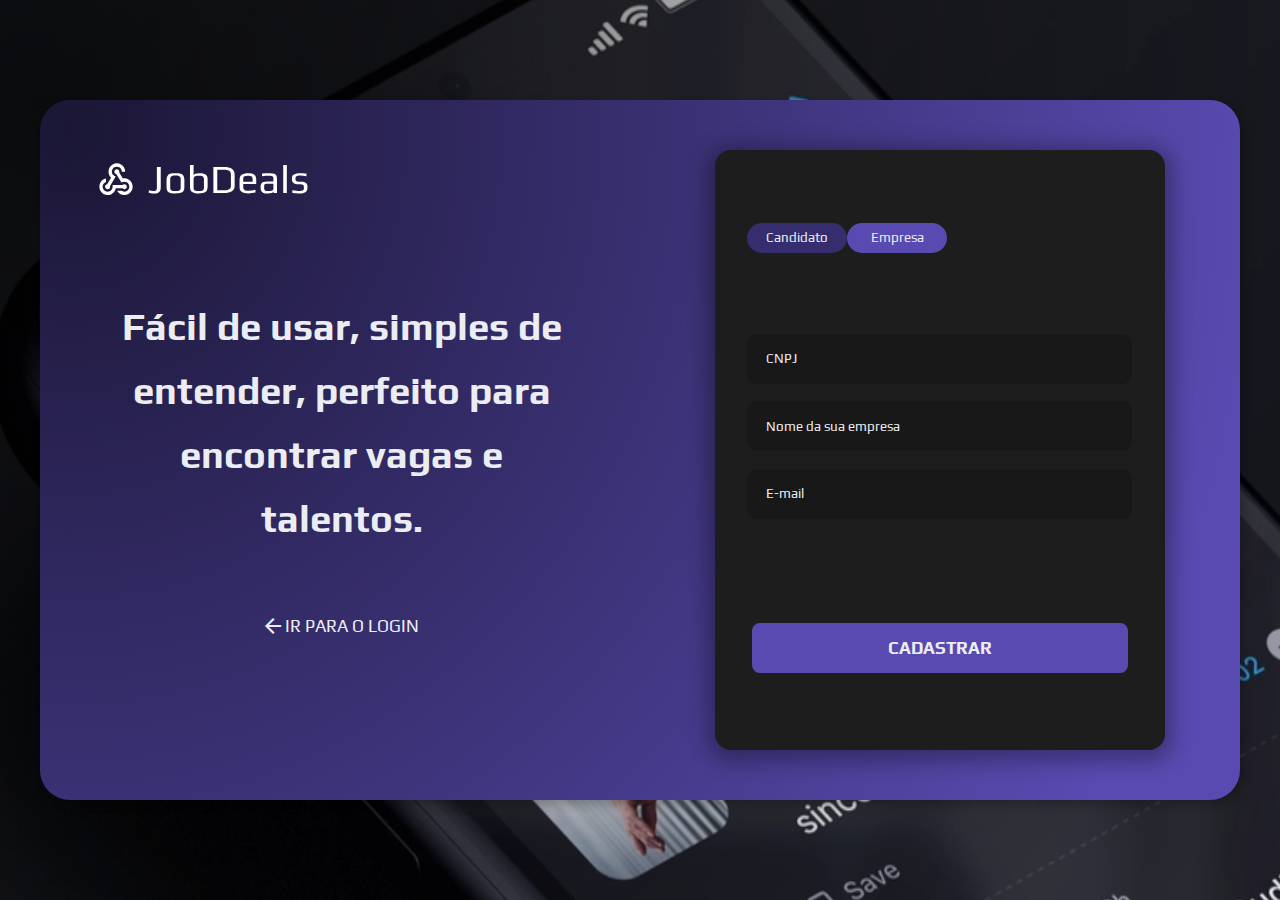
<file: Jobdeals/signup-company.html>
<!DOCTYPE html>
<html lang="pt-br">
<head>
    <meta charset="UTF-8">
    <meta http-equiv="X-UA-Compatible" content="IE=edge">
    <meta name="viewport" content="width=device-width, initial-scale=1.0">
    <link rel="apple-touch-icon" sizes="180x180" href="assets/img/apple-touch-icon.png">
    <link rel="icon" type="image/png" sizes="32x32" href="assets/img/favicon-32x32.png">
    <link rel="icon" type="image/png" sizes="16x16" href="assets/img/favicon-16x16.png">
    <link rel="stylesheet" href="assets/css/style-signup-company.css">
    <link rel="stylesheet" href="https://fonts.googleapis.com/css2?family=Material+Symbols+Outlined:opsz,wght,FILL,GRAD@20..48,100..700,0..1,-50..200" />
    <script src="assets/js/validate.js" defer></script>
    <title>Cadastro | Jobdeals</title>
</head>
<body>
    <div class="background-radiant">
        <div class="container">
            <div class="container2">
                <div class="logo">
                    <a href="index.html">
                        <picture>
                            <img src="assets/img/logo.svg" alt="Logo JobDeals">
                        </picture>
                    </a>
                </div>
                <div class="form-text">
                    <h1>
                        Fácil de usar, simples de entender, perfeito para encontrar vagas e talentos.
                    </h1>
                </div>
                <div class="index">
                    <a href="login.html"><span class="material-symbols-outlined">arrow_back</span>IR PARA O LOGIN</a>
                </div>
            </div>
            <div class="form">
                <form action="javascript:alert('formulário aprovado para envio')" method="post">
                    <div class="form-header">
                        <div class="signup-button">
                            <button><a href="signup.html">Candidato</a></button>
                        </div>
                        <div class="signup-button-company">
                            <button><a href="#">Empresa</a></button>
                        </div>
                    </div>
                    <div class="input-group">
                        <div class="input-box">
                            <input id="cnpj" type="text" name="cnpj" placeholder="CNPJ" minlength="18" maxlength="18" onkeyup="maskCNPJ('##.###.###/####-##', this)" required>
                        </div>
                        <div class="input-box">
                            <input id="firstname" type="text" name="firstname" placeholder="Nome da sua empresa" required>
                        </div>
                        <div class="input-box">
                            <input id="email" type="email" name="email" placeholder="E-mail" required>
                        </div>
                    </div>
                    <div class="continue-button">
                        <div class="signup">
                            <button type="submit"><a href="#">CADASTRAR</a></button>
                        </div>
                    </div>
                </form>
            </div>
        </div>
    </div>
</body>
</html>
</file>
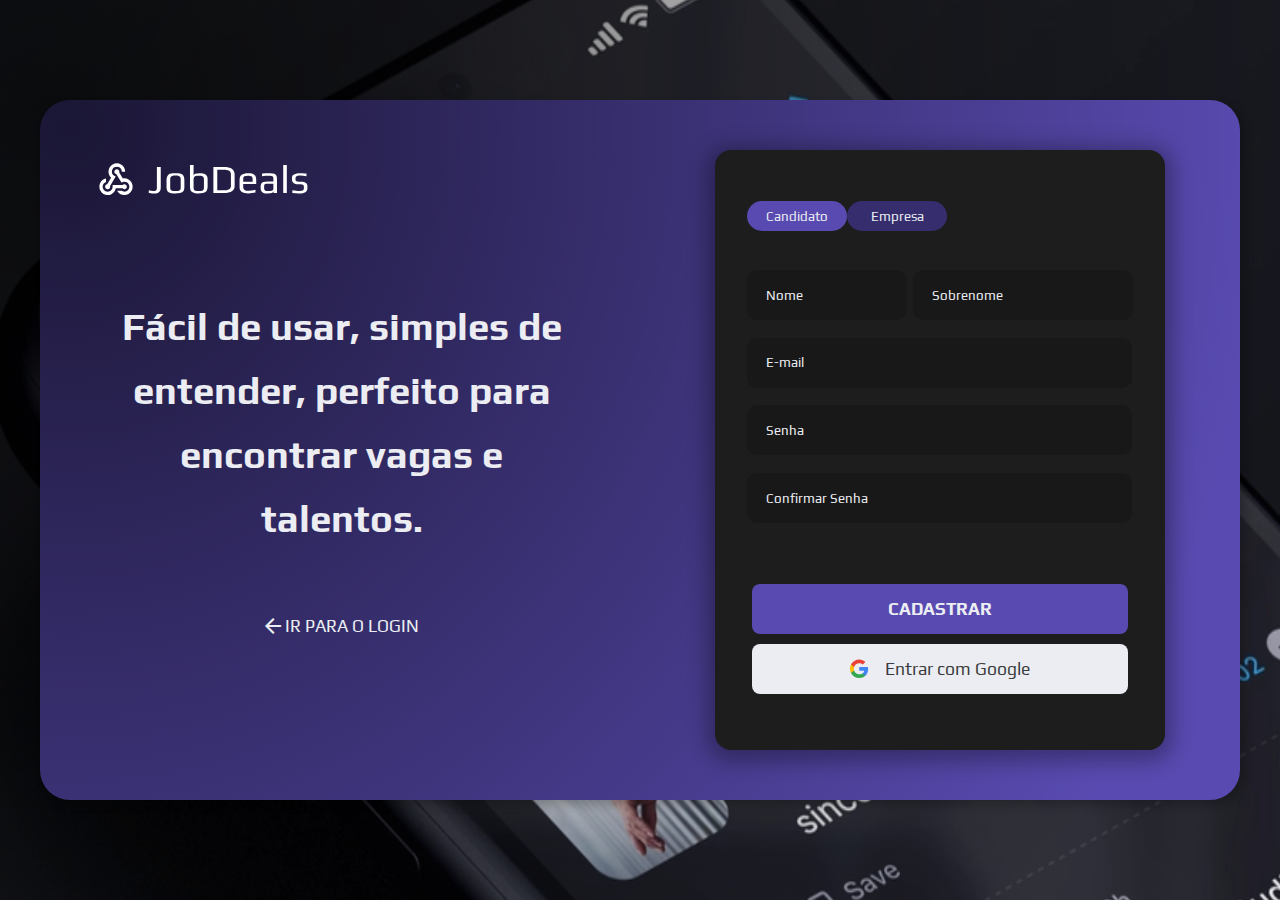
<file: Jobdeals/signup.html>
<!DOCTYPE html>
<html lang="pt-br">
<head>
    <meta charset="UTF-8">
    <meta http-equiv="X-UA-Compatible" content="IE=edge">
    <meta name="viewport" content="width=device-width, initial-scale=1.0">
    <link rel="apple-touch-icon" sizes="180x180" href="assets/img/apple-touch-icon.png">
    <link rel="icon" type="image/png" sizes="32x32" href="assets/img/favicon-32x32.png">
    <link rel="icon" type="image/png" sizes="16x16" href="assets/img/favicon-16x16.png">
    <link rel="stylesheet" href="assets/css/style-signup.css">
    <link rel="stylesheet" href="https://fonts.googleapis.com/css2?family=Material+Symbols+Outlined:opsz,wght,FILL,GRAD@20..48,100..700,0..1,-50..200" />
    <script src="assets/js/validate.js" defer></script>
    <title>Cadastro | Jobdeals</title>
</head>
<body>
    <div class="background-radiant">
        <div class="container">
            <div class="container2">
                <div class="logo">
                    <a href="index.html">
                        <picture>
                            <img src="assets/img/logo.svg" alt="Logo JobDeals">
                        </picture>
                    </a>
                </div>
                <div class="form-text">
                    <h1>
                        Fácil de usar, simples de entender, perfeito para encontrar vagas e talentos.
                    </h1>
                </div>
                <div class="index">
                    <a href="login.html"><span class="material-symbols-outlined">arrow_back</span>IR PARA O LOGIN</a>
                </div>
            </div>
            <div class="form">
                <form id="form-api" action="javascript:alert('formulário aprovado para envio')" method="post">
                    <div class="form-header">
                        <div class="signup-button">
                            <button><a href="#">Candidato</a></button>
                        </div>
                        <div class="signup-button-company">
                            <button><a href="signup-company.html">Empresa</a></button>
                        </div>
                    </div>
                    <div class="input-group">
                        <div class="input-box">
                            <input id="firstname" type="text" name="firstname" placeholder="Nome" required>
                        </div>
                        <div class="input-box">
                            <input id="lastname" type="text" name="lastname" placeholder="Sobrenome" required>
                        </div>
                        <div class="input-box">
                            <input id="email" type="email" name="email" placeholder="E-mail" required>
                        </div>
                        <div class="input-box">
                            <input id="password" type="password" name="password" placeholder="Senha" pattern="^(?=.*[a-z])(?=.*[A-Z])(?=.*\d)(?=.*[!@#$%^&*()_+\-=[\]{};':?])[a-zA-Z\d!@#$%^&*()_+\-=[\]{};':?]{8,50}$" oninvalid="setCustomValidity('A senha deve conter pelo menos uma letra maiúscula, uma letra minúscula, um número e um caracter especial e ter no mínimo 8 caracteres')" required>
                        </div>
                        <div class="input-box">
                            <input id="confirmpassword" type="password" name="confirmpassword" placeholder="Confirmar Senha" pattern="^(?=.*[a-z])(?=.*[A-Z])(?=.*\d)(?=.*[!@#$%^&*()_+\-=[\]{};':?])[a-zA-Z\d!@#$%^&*()_+\-=[\]{};':?]{8,50}$" required>
                        </div>
                    </div>
                    <div class="continue-button">
                        <div class="signup">
                            <button type="submit"><a>CADASTRAR</a></button>
                        </div>
                        <div class="signup-google">
                            <button><a href="#"><img src="assets/img/button-google.svg" alt="cadastro com o google">Entrar com Google</a></button>
                        </div>
                    </div>
                </form>

                <script>
                    const formEl = document.getElementById('form-api')

                    formEl.addEventListener('submit', evento=> {
                        evento.preventDefault();

                        const formData = new FormData(formEl);
                        const data = Object.fromEntries(formData);

                        fetch('https://localhost:7047/v1/user', {                        
                            method: 'POST',
                            headers: {
                                'Content-Type' : 'application/json'
                            },
                            body: JSON.stringify(data)
                        }).then(res => res.json()).then(data => console.log(data))
                    })
                </script>

            </div>
        </div>
    </div>
</body>
</html>
</file>
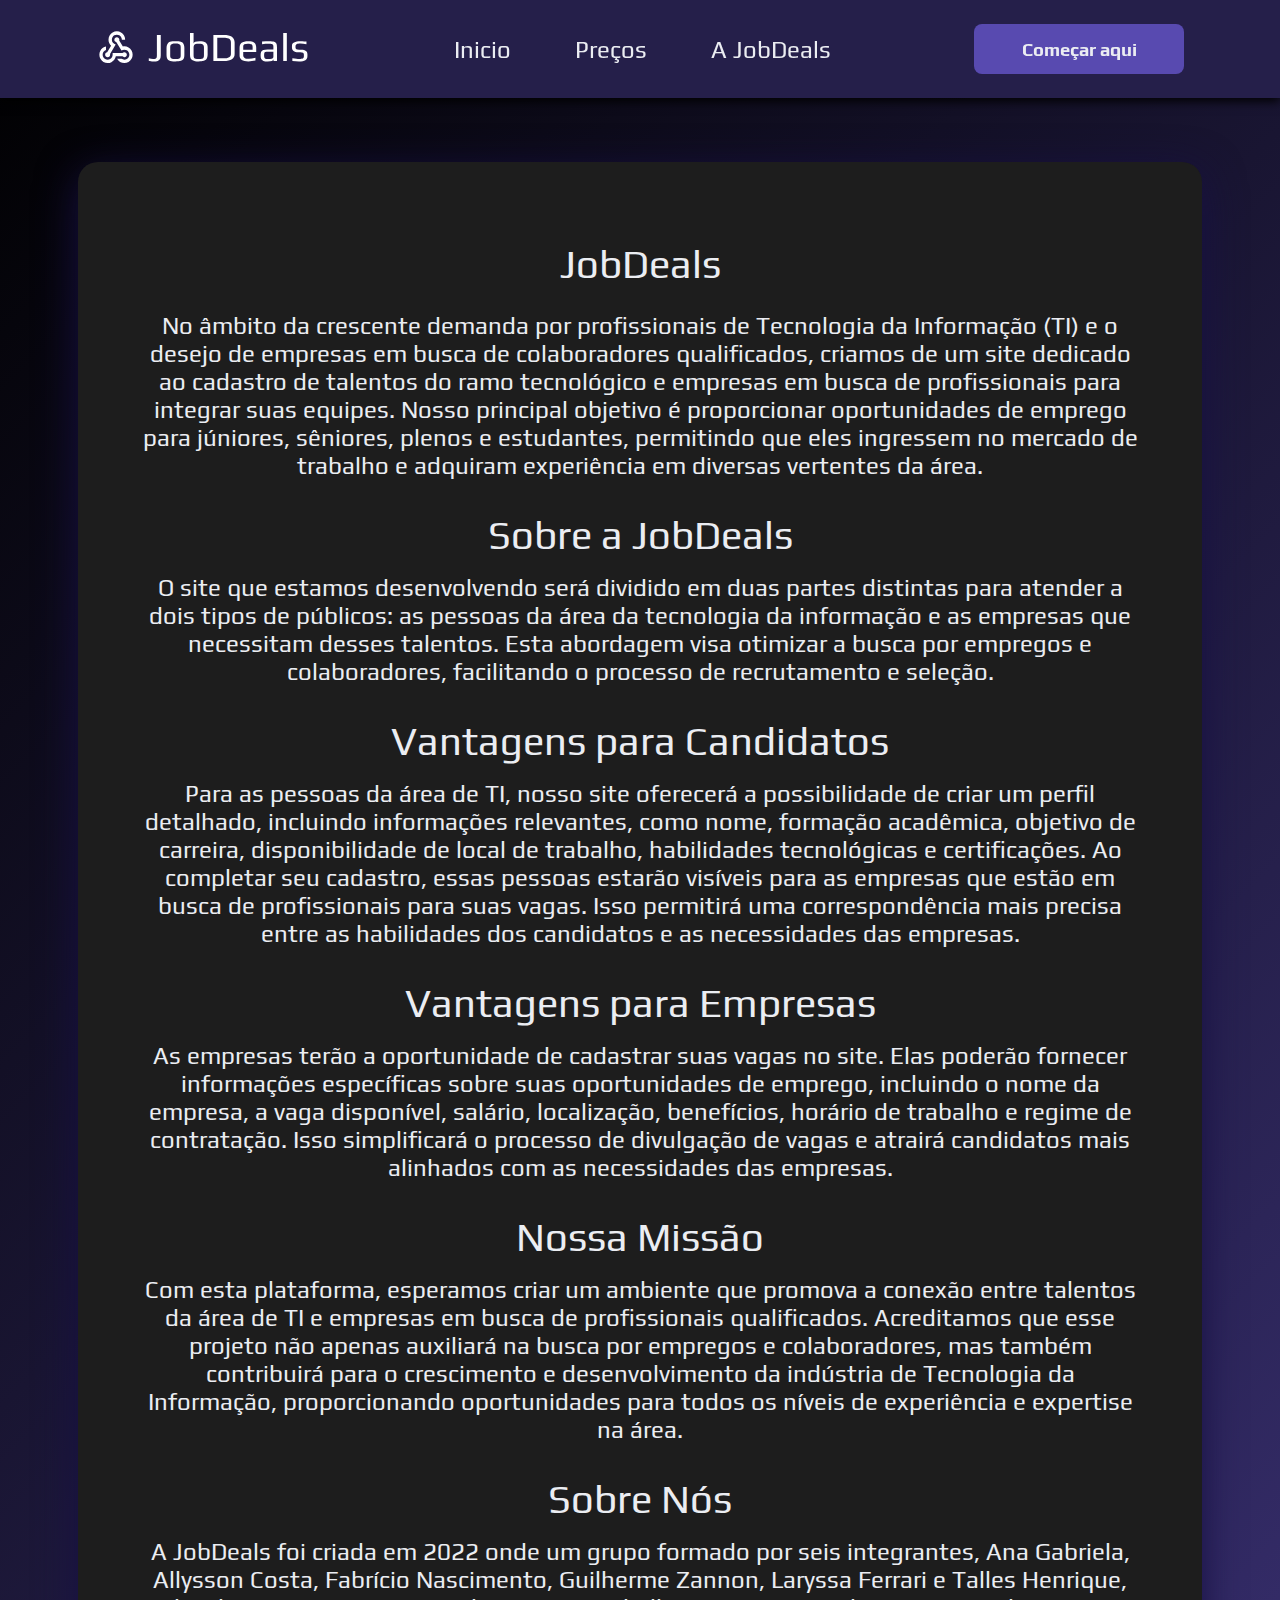
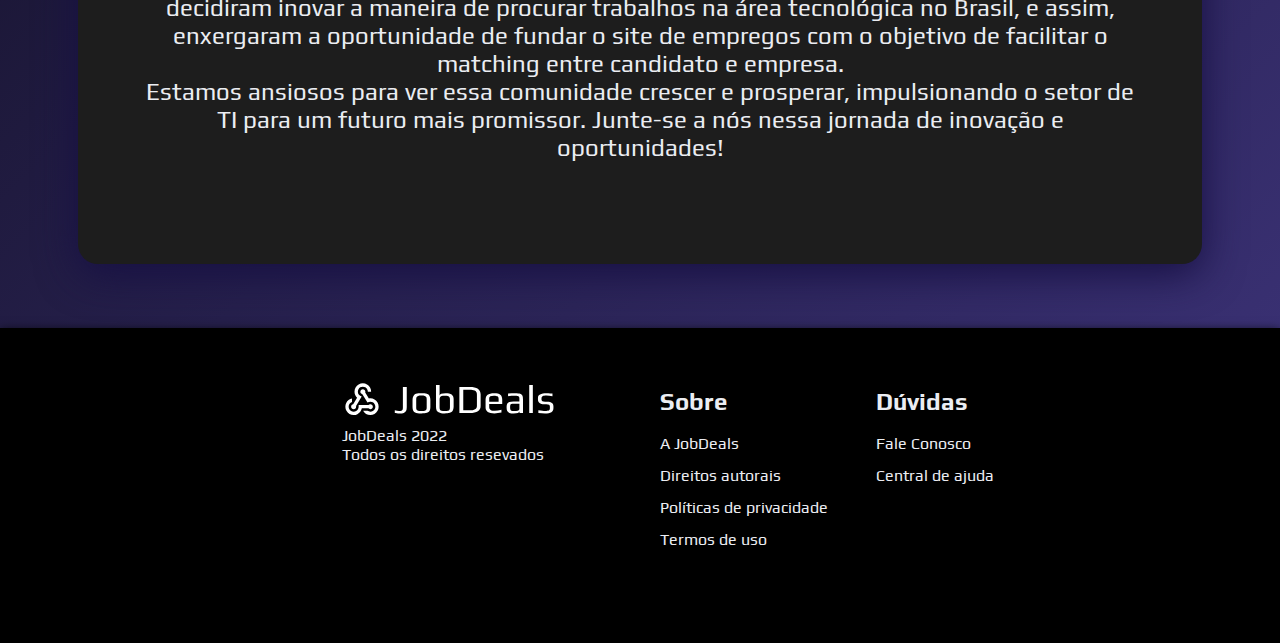
<file: Jobdeals/teste.html>
<!DOCTYPE html>
<html lang="pt-br">

<head>
    <meta charset="UTF-8">
    <meta http-equiv="X-UA-Compatible" content="IE=edge">
    <meta name="viewport" content="width=device-width, initial-scale=1.0">
    <link rel="apple-touch-icon" sizes="180x180" href="assets/img/apple-touch-icon.png">
    <link rel="icon" type="image/png" sizes="32x32" href="assets/img/favicon-32x32.png">
    <link rel="icon" type="image/png" sizes="16x16" href="assets/img/favicon-16x16.png">
    <link rel="stylesheet" href="assets/css/teste.css">
    <link rel="stylesheet" href="https://fonts.googleapis.com/css2?family=Material+Symbols+Outlined:opsz,wg
ht,FILL,GRAD@20..48,100..700,0..1,-50..200" />
    <script src="assets/js/script.js"></script>
    <title> Direitos Autorais | Jobdeals </title>

</head>

<body>
    <header>
        <nav class="nav-bar">
            <div class="logo">
                <a href="index.html">
                    <picture>
                        <img src="assets/img/logo.svg" alt="Logo JobDeals">
                    </picture>
                </a>
            </div>
            <div class="nav-list">
                <ul>
                    <li class="nav-item"><a href="index.html" class="nav-link">Inicio</a></li>
                    <li class="nav-item"><a href="pricing.html" class="nav-link">Preços</a></li>
                    <li class="nav-item"><a href="landing.html" class="nav-link">A JobDeals</a></li>
                </ul>
            </div>
            <div class="start-button">
                <a href="signup.html"><button>Começar aqui</button></a>
            </div>
            <div class="mobile-menu-icon">
                <button onclick="menuShow()"><img class="icon" src="assets/img/menu_white.svg"
                        alt="botão para abrir o menu"></button>
            </div>
        </nav>
        <div class="mobile-menu">
            <ul>
                <li class="nav-item"><a href="index.html" class="nav-link">Inicio</a></li>
                <li class="nav-item"><a href="pricing.html" class="nav-link">Preços</a></li>
                <li class="nav-item"><a href="landing.html" class="nav-link">A JobDeals</a></li>
            </ul>
            <div class="start-button">
                <a href="signup.html"><button>Começar aqui</button></a>
            </div>
        </div>
    </header>

    </form>
    <div class="container">
        <div class="index-text">
            <h1>
                JobDeals
            </h1>
            <li>
                <p>No âmbito da crescente demanda por profissionais de Tecnologia da Informação (TI) e o desejo
                    de empresas em busca de colaboradores qualificados, criamos de um site dedicado ao cadastro
                    de talentos do ramo tecnológico e empresas em busca de profissionais para integrar suas equipes.
                    Nosso principal objetivo é proporcionar oportunidades de emprego para júniores, sêniores, plenos e
                    estudantes, permitindo que eles ingressem no mercado de trabalho e adquiram experiência em diversas
                    vertentes da área.</p>
                <h2>
                    Sobre a JobDeals
                </h2>
                <p>O site que estamos desenvolvendo será dividido em duas partes distintas para atender a dois tipos de
                    públicos:
                    as pessoas da área da tecnologia da informação e as empresas que necessitam desses talentos. Esta
                    abordagem
                    visa otimizar a busca por empregos e colaboradores, facilitando o processo de recrutamento e
                    seleção.</p>
                <h2>
                    Vantagens para Candidatos
                </h2>
                <p>Para as pessoas da área de TI, nosso site oferecerá a possibilidade de criar um perfil detalhado,
                    incluindo
                    informações relevantes, como nome, formação acadêmica, objetivo de carreira, disponibilidade de
                    local de trabalho,
                    habilidades tecnológicas e certificações. Ao completar seu cadastro, essas pessoas estarão visíveis
                    para as
                    empresas que estão em busca de profissionais para suas vagas. Isso permitirá uma correspondência
                    mais precisa
                    entre as habilidades dos candidatos e as necessidades das empresas.</p>
                <h2>
                    Vantagens para Empresas
                </h2>
                <p>As empresas terão a oportunidade de cadastrar suas vagas no site. Elas poderão fornecer informações
                    específicas
                    sobre suas oportunidades de emprego, incluindo o nome da empresa, a vaga disponível, salário,
                    localização,
                    benefícios, horário de trabalho e regime de contratação. Isso simplificará o processo de divulgação
                    de vagas
                    e atrairá candidatos mais alinhados com as necessidades das empresas.</p>
                <h2>
                    Nossa Missão
                </h2>
                <p>Com esta plataforma, esperamos criar um ambiente que promova a conexão entre talentos da área de TI e
                    empresas
                    em busca de profissionais qualificados. Acreditamos que esse projeto não apenas auxiliará na busca
                    por
                    empregos e colaboradores, mas também contribuirá para o crescimento e desenvolvimento da indústria
                    de
                    Tecnologia da Informação, proporcionando oportunidades para todos os níveis de experiência e
                    expertise na área.</p>
                <h2>
                    Sobre Nós
                </h2>
                <p>A JobDeals foi criada em 2022 onde um grupo formado por seis integrantes, Ana Gabriela, Allysson
                    Costa,
                    Fabrício Nascimento, Guilherme Zannon, Laryssa Ferrari e Talles Henrique, decidiram inovar a maneira
                    de
                    procurar trabalhos na área tecnológica no Brasil, e assim, enxergaram a oportunidade de fundar o
                    site de
                    empregos com o objetivo de facilitar o matching entre candidato e empresa.<br>Estamos ansiosos para
                    ver essa
                    comunidade crescer e prosperar, impulsionando o setor de TI para um futuro mais promissor. Junte-se
                    a nós
                    nessa jornada de inovação e oportunidades!
                </p>
            </li>
        </div>
    </div>

    <footer>
        <div class="foot-bar">
            <div class="foot-logo">
                <a href="index.html"><img src="assets/img/logo.svg" alt="Logo JobDeals"></a>
                <p>JobDeals 2022</p>
                <p>Todos os direitos resevados</p>
            </div>
            <div class="foot-list">
                <ul>
                    <li class="foot-titles">Sobre</li>
                    <li class="foot-item"><a href="landing.html" class="foot-link">A JobDeals</a></li>
                    <li class="foot-item"><a href="direitos-autorais.html" class="foot-link">Direitos autorais</a></li>
                    <li class="foot-item"><a href="#" class="foot-link">Políticas de privacidade</a></li>
                    <li class="foot-item"><a href="#" class="foot-link">Termos de uso</a></li>
                </ul>
                <ul>
                    <li class="foot-titles">Dúvidas</li>
                    <li class="foot-item"><a href="#" class="foot-link">Fale Conosco</a></li>
                    <li class="foot-item"><a href="central-de-ajuda.html" class="foot-link">Central de ajuda</a></li>
                </ul>
            </div>
        </div>
    </footer>
</body>

</html>
</file>
<file: Jobdeals/assets/css/style.css>
@import url('https://fonts.googleapis.com/css2?family=Play:wght@400;700&display=swap');

* {
    padding: 0;
    margin: 0;
    box-sizing: border-box;
    font-family: 'Play', sans-serif;
    max-width: 2560px;
}


body {
    overflow-x: hidden;
    width: 100vw;
    height: 100%;
    display: flex;
    flex-direction: column;
    justify-content: center;
    align-items: center;
    background: linear-gradient(135deg, #000000, #584AB0, #7765F0);
    background-size: 600%;
}

/* ---Barra de navegação--- */
header {
    background-color: #251F4A;
    box-shadow: 0px 3px 10px #000000;
    width: 100vw;
    position: -webkit-sticky; /* Necessário para funcionar no Safari */
    position: sticky;
    top: 0;
    z-index: 10;
}

.nav-bar {
    display: flex;
    justify-content: space-between;
    align-items: center;
    padding: 1.5rem 6rem;
    width: 100%;
}

.logo {
    display: flex;
    align-items: center;
}

.logo img {
    max-width: 100%;
}

.nav-list {
    display: flex;
    align-items: center;
}

.nav-list ul {
    display: flex;
    justify-content: center;
    list-style: none;
}

.nav-item {
    margin: 0 2rem;
}

.nav-link {
    text-decoration: none;
    font-size: 1.5rem;
    color: #EBEDF2;
    font-weight: 400;
}

.nav-link:hover{
    color: #7765F0;
    transition: .2s;
}

.start-button button {
    border: none;
    width: 210px;
    height: 50px;
    background-color: #584AB0;
    padding: 0.4rem 1rem;
    border-radius: 8px;
    cursor: pointer;
}

.start-button a button  {
    text-decoration: none;
    font-weight: 800;
    font-size: 1.15rem;
    line-height: 37px;
    color: #EBEDF2;
    text-align: center;
}

.mobile-menu-icon {
    display: none;
}

.mobile-menu {
    display: none;
}

/* ---Barra de pesquisa--- */
.searchbar {
    display: flex;
    justify-content: center;
    margin: 2rem 0;
    background-color: #EBEDF2;
    box-shadow: 0px 3px 10px #000000;
    border-radius: 24px;
}

.searchbar-keyword {
    width: 300px;
    height: 56px;
    position: relative;
}

.searchbar-keyword-filter {
    position: absolute;
    top: 5px;
    left: 0.5rem;
    padding-left: calc(1.5rem - 1px);
    color: #584AB0;
    font-weight: 700;
}

.searchbar-keyword-input{
    position: absolute;
    top: 28px;
    left: 0.5rem;
}

.searchbar-keyword-input :focus {
    box-shadow: 0 0 0 0;
    border: 0 none;
    outline: 0;
}

.searchbar-keyword input {
    width: 280px;
    padding: 1px 2px;
    border: 0 none;
    border-color: transparent;
    background-color: transparent;
    transition: none;
    padding-left: calc(1.5rem - 1px);
}

/* ---divisorias--- */
.divider {
    margin-top: 8px;
    width: 1px;
    height: 40px;
    background-color: #251F4A;
}

.searchbar-mobile-button {
    display: flex;
    justify-content: center;
    align-items: center;
    height: 56px;
}

/* ---botão de home ofice--- */
.searchbar-radio {
    display: flex;
    justify-content: space-evenly;
    align-items: center;
    width: 180px;
}

.home-office {
    display: none;
}

.searchbar-radio-button {
    display: inline-block;
    width: 4.2rem;
    height: 1.6rem;
    background-color: #999999;
    box-shadow: inset 0.5rem 0.5rem 0.5rem rgba(0, 0, 0, 0.2);
    border-radius: 32px;
    cursor: pointer;
}

.button{
    width: 1.2rem;
    height: 1.2rem;
    display: flex;
    justify-content: center;
    align-items: center;
    cursor: pointer;
    position: relative;
    top: 0.2rem;
    left: 0.18rem;
    z-index: 1;
    background-color: #FCFFF4;
    box-shadow: inset 0.5rem 0.5rem 0.5rem rgba(0, 0, 0, 0.2);
    border: none;
    border-radius: 32px;
    box-sizing: border-box;
    transition: .3s cubic-bezier(0.895, 0.07, 0.685, 0.68);
}

.home-office:checked ~ .searchbar-radio-button > .button{
    left: 2.85rem;
    box-shadow: inset 0.5rem 0.5rem 0.5rem rgba(0, 0, 0, 0.2);
}

.home-office:checked ~ .searchbar-radio-button{
    background: #40B038;
    box-shadow: inset 0.5rem 0.5rem 0.5rem rgba(0, 0, 0, 0.2);
}

/* ---botão de busca--- */
.searchbar-button {
    display: flex;
    align-items: center;
    width: 120px;
}

.searchbar-button button {
    border: none;
    width: 100px;
    height: 30px;
    background-color: #584AB0;
    padding: 0.4rem 1rem;
    border-radius: 24px;
    cursor: pointer;
}

.searchbar-button button a {
    text-decoration: none;
    font-weight: 800;
    color: #EBEDF2;
    text-align: center;
}


/* ---conteudo da pagina--- */
/* ---texto e imagem--- */
.container {
    width: 80vw;
    height: 80%;
    display: flex;
    justify-content: center;
}

.index-text {
    margin: 3rem 0;
    width: 50%;
    display: flex;
    align-items: center;
    justify-content: center;
    flex-direction: column;
    color: #EBEDF2;
}

.index-text h1 {
    font-weight: 600;
    font-size: clamp(1.6rem, 6.5vw + 0.1rem, 3.5rem);
    line-height: clamp(1.9rem, 8vw + 0.1rem, 4rem);
    margin-bottom: 2rem;
    max-width: 650px;
    min-width: 650px;
    text-align: center;
}

.index-text p {
    font-weight: 400;
    font-size: clamp(1rem, 2.5vw + 0.1rem, 1.5rem);
    line-height: 28px;
    margin-bottom: 2rem;
    text-align: center;
}

.index-image {
    width: 40em;
    height: 42em;
    display: flex;
}

.index-image img {
    margin: 2rem;
}

.index-buttons {
    display: flex;
    flex-direction: row;
    align-items: center;
    justify-content: center;
    gap: 15px;
}

.login-button button {
    border: none;
    width: 210px;
    height: 81px;
    background-color: #584AB0;
    padding: 0.4rem 1rem;
    border-radius: 8px;
    cursor: pointer;
}

.login-button a button {
    text-decoration: none;
    font-weight: 800;
    font-size: 1.5rem;
    line-height: 37px;
    color: #EBEDF2;
    text-align: center;
}

.singup-button button {
    border: 3px solid #584AB0;
    width: 210px;
    height: 81px;
    background-color: transparent;
    padding: 0.4rem 1rem;
    border-radius: 8px;
    cursor: pointer;
    transition: .4s;
}

.singup-button button:hover {
    background-color: #584AB0;
}

.singup-button a button {
    text-decoration: none;
    font-weight: 800;
    font-size: 1.5rem;
    line-height: 37px;
    color: #EBEDF2;
    text-align: center;
}

/* ---Planos--- */

.pricing{
    width: 100%;
    height: 100%;
    padding: 50px;
    display: flex;
    align-items: center;
    justify-content: center;
    color: #EBEDF2;
    background: linear-gradient(130deg,#000000,#584AB0);
    background-size: 350%;
}

.pricing-list-close {
    display: flex;
    text-decoration: none;
    color: #EBEDF233 ;
    align-items: center;
    justify-content: center;
}

.pricing-list-check {
    display: flex;
    text-decoration: none;
    color: #EBEDF2;
    align-items: center;
    justify-content: center;
}

.pricing-list-check span {
    color: #00FF47;
}

.pricing .card{
    width: 300px;
    height: auto;
    padding: 10px 0;
    margin: 1.5rem 2rem;
    text-align: center;
    background: #251F4A;
    border-radius: 15px;
    box-shadow: 2px 5px 15px black;
    transition: transform 0.3s;
}

.pricing .card:hover{
    transform: scale(1.050);
}

.pricing  .card .card-title{
    padding: 30px 20px;
    border-bottom: 2px solid gray;
}

.pricing .card .card-title h2{
    font-size: 35px;
    padding-bottom: 15px;
    color: yellow;
}

.pricing .card .card-title p span{
    font-size: 40px;
    padding: 0 5px;
}

.pricing .card .card-content ul{
    padding: 10px 30px;
    padding-bottom: 20px;
}

.pricing .card .card-content ul li{
    list-style: none;
    padding: 10px 0;
}

.pricing .card .card-content ul li i{
    margin-right: 4px;
}

.pricing .card .card-content button{
    width: 120px;
    padding: 10px 20px;
    background: #584AB0;
    border-radius: 10px;
    margin-bottom: 10px;
    outline: none;
    border: none;
    cursor: pointer;
    transition: 0.3s;
}

.pricing .card .card-content button:hover{
    background: #584AB0;
    letter-spacing: 1.2px;
}

.pricing .card .card-content a button {
    text-decoration: none;
    color: #EBEDF2;
    font-size: 15px;
}

/* ---rodapé da pagina--- */
footer {
    background-color: #000000;
    box-shadow: 0px 3px 10px #000000;
    width: 100vw;
    height: 35vh;
}

.foot-bar {
    display: flex;
    justify-content: center ;
    align-items: flex-start;
}

.foot-logo {
    display: flex;
    align-self: flex-start;
    flex-direction: column;
    margin: 3em 5em;
    color: #EBEDF2;
}

.foot-list{
    display: flex;
    align-items: flex-start;
    margin-top: 3em;
}

.foot-list ul { 
    display: block;
    justify-content: center;
    align-items: flex-start;
    list-style: none;
}

.foot-titles {
    margin: 0.5em 1em 0.8em;
    color: #EBEDF2;
    font-size: 1.5rem;
    font-weight: 800;
}

.foot-item {
    margin: 0.8em 1.5em;
    color: #EBEDF2;
}

.foot-link {
    text-decoration: none;
    color: #EBEDF2;
    font-weight: 400;
}

@media (max-width: 1366px) {
    .index-image{
        display: none;
    }
    .index-text {
        width: 90%;
    }
}

@media (max-width: 1150px) {   
    .nav-bar {
        padding: 1.5rem 4rem;
    }

    .nav-item {
        display: none;
    }

    .start-button {
        display: none;
    }

    .mobile-menu-icon {
        display: block;
    }

    .mobile-menu-icon button {
        background-color: transparent;
        border: none;
        cursor: pointer;
    }

    .display-mobile-menu {
        display: flex;
        width: 100%;
    }

    .mobile-menu ul {
        display: flex;
        flex-direction: column;
        text-align: center;
        padding-bottom: 1rem;
    }

    .mobile-menu .nav-item {
        display: block;
        padding-top: 1.2rem;
    }

    .mobile-menu .start-button {
        display: block;
        padding: 1rem 2rem;
    }

    .mobile-menu .start-button button {
        width: 100%;
    }

    .open {
        display: block;
    }

    .pricing {
        align-items: center;
        flex-direction: column;
    }

    .pricing ul {
        width: 30rem;
    }

    .searchbar {
        flex-direction: column;
    }

    .searchbar-keyword {
        width: 420px;
    }

    .divider {
        margin-top: 5px;
        width: 100%;
        height: 1px;
        background-color: #251F4A;
    }
}

@media (max-width: 920px) {
    footer {
        height: 25rem;
    }
    .foot-bar {
        flex-direction: column;
        align-items: center;
    }
    .foot-logo {
        margin: 2em 2em;
        align-self: center;
    }
    .foot-list{
        margin: 1em 0 2em 0;
    }
}

@media (max-width: 630px) {
    .logo {
        width: 180px;
        height: 36px;
    }
    .nav-bar {
        padding: 1.5rem 2rem;
    }
    .searchbar-keyword {
        width: 300px;
    }
    .index-text h1 {
        max-width: 450px;
        min-width: 450px;
    }
    .index-buttons {
        flex-direction: column;
    }
    .pricing ul {
        width: 20rem;
    }
}

@media (max-width: 450px) {
    .index-text h1 {
        font-size: 1.5rem;
        max-width: 270px;
        min-width: 270px;
    }
    .foot-list {
        flex-direction: column;
    }
    .searchbar-keyword {
        width: 270px;
    }
    .searchbar-mobile-button {
        display: flex;
        flex-direction: column;
        height: 80px;
    }   
    .searchbar-keyword-filter {
        padding-left: 0.5rem;
    }
    .searchbar-keyword input {
        padding-left: 0.5rem;
        width: 240px;
    } 
    .searchbar-button {
        margin-top: 0.3rem;
    }
    .pricing ul {
        height: 29rem;
        width: 16rem;
    }
    .pricing-title {
        font-size: 1.8rem;
    }
    .pricing-list-check {
        font-size: 1.2rem;
    }
    .pricing-list-check span {
        font-size: 1.4rem;
    }
    .pricing-list-close {
        font-size: 1.2rem;
    }
    .pricing-list-close span {
        font-size: 1.4rem;
    }
    .pricing-button{
        margin-top: 2rem;
    }
}
</file>
<file: Jobdeals/assets/css/direitos-autorais.css>
@import url('https://fonts.googleapis.com/css2?family=Play:wght@400;700&display=swap');

* {
    padding: 0;
    margin: 0;
    box-sizing: border-box;
    font-family: 'Play', sans-serif;
    max-width: 2560px;
}

body {
    overflow-x: hidden;
    width: 100vw;
    height: 100%;
    display: flex;
    flex-direction: column;
    justify-content: center;
    align-items: center;
    background: linear-gradient(135deg, #000000, #584AB0, #7765F0);
    background-size: 600%;
}

header {
    background-color: #251F4A;
    box-shadow: 0px 3px 10px #000000;
    width: 100vw;
    position: -webkit-sticky;
    position: sticky;
    top: 0;
    z-index: 10;
}

.nav-bar {
    display: flex;
    justify-content: space-between;
    align-items: center;
    padding: 1.5rem 6rem;
    width: 100%;
}

.logo {
    display: flex;
    align-items: center;
}

.logo img {
    max-width: 100%;
}

.nav-list {
    display: flex;
    align-items: center;
}

.nav-list ul {
    display: flex;
    justify-content: center;
    list-style: none;
}

.nav-item {
    margin: 0 2rem;
}

.nav-link {
    text-decoration: none;
    font-size: 1.5rem;
    color: #EBEDF2;
    font-weight: 400;
}

.nav-link:hover {
    color: #7765F0;
    transition: .2s;
}

.start-button button {
    border: none;
    width: 210px;
    height: 50px;
    background-color: #584AB0;
    padding: 0.4rem 1rem;
    border-radius: 8px;
    cursor: pointer;
}

.start-button a button {
    text-decoration: none;
    font-weight: 800;
    font-size: 1.15rem;
    line-height: 37px;
    color: #EBEDF2;
    text-align: center;
}

.mobile-menu-icon {
    display: none;
}

.mobile-menu {
    display: none;
}

/* ---conteudo da pagina--- */

.container {
    width: 100%;
    height: 80%;
    display: flex;
    justify-content: center;
    flex-direction: column;
    align-items: center;
    padding: 1rem;
}

.index-text {
    margin: 3rem 0;
    width: 90%;
    display: flex;
    align-items: center;
    list-style-type: none;
    justify-content: center;
    flex-direction: column;
    color: #EBEDF2;
    padding: 70px 60px;
    background: #1d1d1d;
    border-radius: 20px;
    box-shadow: 0px 10px 40px #171044;
}

.index-text h1 {
    font-weight: 500;
    font-size: clamp(1.6rem, 3.0vw + 0.1rem, 3.5rem);
    line-height: clamp(1.9rem, 8vw + 0.1rem, 4rem);
    margin-bottom: 1rem;
    max-width: 650px;
    min-width: 650px;
    text-align: center;
    color: #EBEDF2;
    font-weight: 450 x 256;
    margin: 1;

}

.index-text p {
    font-weight: 400;
    font-size: clamp(1rem, 2.5vw + 0.1rem, 1.5rem);
    line-height: 28px;
    margin-bottom: 2rem;
    text-align: center;
}

footer {
    background-color: #000000;
    box-shadow: 0px 3px 10px #000000;
    width: 100vw;
    height: 35vh;
}

.foot-bar {
    display: flex;
    justify-content: center;
    align-items: flex-start;
}

.foot-logo {
    display: flex;
    align-self: flex-start;
    flex-direction: column;
    margin: 3em 5em;
    color: #EBEDF2;
}

.foot-list {
    display: flex;
    align-items: flex-start;
    margin-top: 3em;
}

.foot-list ul {
    display: block;
    justify-content: center;
    align-items: flex-start;
    list-style: none;
}

.foot-titles {
    margin: 0.5em 1em 0.8em;
    color: #EBEDF2;
    font-size: 1.5rem;
    font-weight: 800;
}

.foot-item {
    margin: 0.8em 1.5em;
    color: #EBEDF2;
}

.foot-link {
    text-decoration: none;
    color: #EBEDF2;
    font-weight: 400;
}

@media (max-width: 1366px) {
    .index-image {
        display: none;
    }

    .index-text {
        width: 90%;
    }
}

@media (max-width: 1150px) {
    .nav-bar {
        padding: 1.5rem 4rem;
    }

    .nav-item {
        display: none;
    }

    .start-button {
        display: none;
    }

    .mobile-menu-icon {
        display: block;
    }

    .mobile-menu-icon button {
        background-color: transparent;
        border: none;
        cursor: pointer;
    }

    .display-mobile-menu {
        display: flex;
        width: 100%;
    }

    .mobile-menu ul {
        display: flex;
        flex-direction: column;
        text-align: center;
        padding-bottom: 1rem;
    }

    .mobile-menu .nav-item {
        display: block;
        padding-top: 1.2rem;
    }

    .mobile-menu .start-button {
        display: block;
        padding: 1rem 2rem;
    }

    .mobile-menu .start-button button {
        width: 100%;
    }

    .open {
        display: block;
    }

    .pricing {
        align-items: center;
        flex-direction: column;
    }

    .pricing ul {
        width: 30rem;
    }

    .searchbar {
        flex-direction: column;
    }

    .searchbar-keyword {
        width: 420px;
    }

    .divider {
        margin-top: 5px;
        width: 100%;
        height: 1px;
        background-color: #251F4A;
    }
}

@media (max-width: 920px) {
    footer {
        height: 25rem;
    }

    .foot-bar {
        flex-direction: column;
        align-items: center;
    }

    .foot-logo {
        margin: 2em 2em;
        align-self: center;
    }

    .foot-list {
        margin: 1em 0 2em 0;
    }
}

@media (max-width: 630px) {
    .logo {
        width: 180px;
        height: 36px;
    }

    .nav-bar {
        padding: 1.5rem 2rem;
    }

    .searchbar-keyword {
        width: 300px;
    }

    .index-text h1 {
        max-width: 450px;
        min-width: 450px;
    }

    .index-buttons {
        flex-direction: column;
    }

    .pricing ul {
        width: 20rem;
    }
}

@media (max-width: 450px) {
    .index-text h1 {
        font-size: 1.5rem;
        max-width: 270px;
        min-width: 270px;
    }

    .foot-list {
        flex-direction: column;
    }

    .searchbar-keyword {
        width: 270px;
    }

    .searchbar-mobile-button {
        display: flex;
        flex-direction: column;
        height: 80px;
    }

    .searchbar-keyword-filter {
        padding-left: 0.5rem;
    }

    .searchbar-keyword input {
        padding-left: 0.5rem;
        width: 240px;
    }

    .searchbar-button {
        margin-top: 0.3rem;
    }

    .pricing ul {
        height: 29rem;
    }

    .pricing ul {
        width: 16rem;
    }

    .pricing-title {
        font-size: 1.8rem;
    }

    .pricing-list-check {
        font-size: 1.2rem;
    }

    .pricing-list-check span {
        font-size: 1.4rem;
    }

    .pricing-list-close {
        font-size: 1.2rem;
    }

    .pricing-list-close span {
        font-size: 1.4rem;
    }

    .pricing-button {
        margin-top: 2rem;
    }
}
</file>
<file: Jobdeals/assets/css/Faleconosco.css>
@import url('https://fonts.googleapis.com/css2?family=Play:wght@400;700&display=swap');

* {
    padding: 0;
    margin: 0;
    box-sizing: border-box;
    font-family: 'Play', sans-serif;
    max-width: 2560px;
}

body {
    overflow-x: hidden;
    width: 100vw;
    height: 100%;
    display: flex;
    flex-direction: column;
    justify-content: center;
    align-items: center;
    background: linear-gradient(135deg, #000000, #584AB0, #7765F0);
    background-size: 600%;
}

header {
    background-color: #251F4A;
    box-shadow: 0px 3px 10px #000000;
    width: 100vw;
    position: -webkit-sticky;
    position: sticky;
    top: 0;
    z-index: 10;
}

.nav-bar {
    display: flex;
    justify-content: space-between;
    align-items: center;
    padding: 1.5rem 6rem;
    width: 100%;
}

.logo {
    display: flex;
    align-items: center;
}

.logo img {
    max-width: 100%;
}

.nav-list {
    display: flex;
    align-items: center;
}

.nav-list ul {
    display: flex;
    justify-content: center;
    list-style: none;
}

.nav-item {
    margin: 0 2rem;
}

.nav-link {
    text-decoration: none;
    font-size: 1.5rem;
    color: #EBEDF2;
    font-weight: 400;
}

.nav-link:hover {
    color: #7765F0;
    transition: .2s;
}

.start-button button {
    border: none;
    width: 210px;
    height: 50px;
    background-color: #584AB0;
    padding: 0.4rem 1rem;
    border-radius: 8px;
    cursor: pointer;
}

.start-button a button {
    text-decoration: none;
    font-weight: 800;
    font-size: 1.15rem;
    line-height: 37px;
    color: #EBEDF2;
    text-align: center;
}

.mobile-menu-icon {
    display: none;
}

.mobile-menu {
    display: none;
}


.conteudo{
    width: 100%;
    height: 80%;
    display: flex;
    justify-content: center;
    align-items: center;
    text-align: center;
}

.index-text{
    margin: 3rem 0;
    width: 90%;
    list-style-type: none;
    flex-direction: column;
    color: #EBEDF2;
    padding: 70px 60px;
    background: #1d1d1d;
    border-radius: 20px;
    box-shadow: 0px 10px 40px #171044;
    text-align: center;
}

.botao{
    border: none;
    width: 210px;
    height: 50px;
    background-color: #584AB0;
    padding: 0.4rem 1rem;
    border-radius: 8px;
    cursor: pointer;
    color: #EBEDF2;
    text-decoration: none;
    font-weight: 800;
    font-size: 22px;
    line-height: 37px;
}

.nome{
    font-size: 50px;
}

.grupo textarea{
    width: 80px;
    height: 80px;
}

.campo input[type="text"], .campo input[type="email"]{
    padding: 2px;
    margin-right: 11px;
    margin-bottom: 5px;
}

.Input{
    text-align: center;
}


.foot-bar {
    display: flex;
    justify-content: center;
    align-items: flex-start;
}

.foot-logo {
    display: flex;
    align-self: flex-start;
    flex-direction: column;
    margin: 3em 5em;
    color: #EBEDF2;
}

.foot-list {
    display: flex;
    align-items: flex-start;
    margin-top: 3em;
}

.foot-list ul {
    display: block;
    justify-content: center;
    align-items: flex-start;
    list-style: none;
}

.foot-titles {
    margin: 0.5em 1em 0.8em;
    color: #EBEDF2;
    font-size: 1.5rem;
    font-weight: 800;
}

.foot-item {
    margin: 0.8em 1.5em;
    color: #EBEDF2;
}

.foot-link {
    text-decoration: none;
    color: #EBEDF2;
    font-weight: 400;
}

@media (max-width: 1366px) {
    .index-image {
        display: none;
    }

    .index-text {
        width: 90%;
    }
}

@media (max-width: 1150px) {
    .nav-bar {
        padding: 1.5rem 4rem;
    }

    .nav-item {
        display: none;
    }

    .start-button {
        display: none;
    }

    .mobile-menu-icon {
        display: block;
    }

    .mobile-menu-icon button {
        background-color: transparent;
        border: none;
        cursor: pointer;
    }

    .display-mobile-menu {
        display: flex;
        width: 100%;
    }

    .mobile-menu ul {
        display: flex;
        flex-direction: column;
        text-align: center;
        padding-bottom: 1rem;
    }

    .mobile-menu .nav-item {
        display: block;
        padding-top: 1.2rem;
    }

    .mobile-menu .start-button {
        display: block;
        padding: 1rem 2rem;
    }

    .mobile-menu .start-button button {
        width: 100%;
    }

    .open {
        display: block;
    }

    .pricing {
        align-items: center;
        flex-direction: column;
    }

    .pricing ul {
        width: 30rem;
    }

    .searchbar {
        flex-direction: column;
    }

    .searchbar-keyword {
        width: 420px;
    }

    .divider {
        margin-top: 5px;
        width: 100%;
        height: 1px;
        background-color: #251F4A;
    }
}

@media (max-width: 920px) {
    footer {
        height: 25rem;
    }

    .foot-bar {
        flex-direction: column;
        align-items: center;
    }

    .foot-logo {
        margin: 2em 2em;
        align-self: center;
    }

    .foot-list {
        margin: 1em 0 2em 0;
    }
}

@media (max-width: 630px) {
    .logo {
        width: 180px;
        height: 36px;
    }

    .nav-bar {
        padding: 1.5rem 2rem;
    }

    .searchbar-keyword {
        width: 300px;
    }

    .index-text h1 {
        max-width: 450px;
        min-width: 450px;
    }

    .index-buttons {
        flex-direction: column;
    }

    .pricing ul {
        width: 20rem;
    }
}

@media (max-width: 450px) {
    .index-text h1 {
        font-size: 1.5rem;
        max-width: 270px;
        min-width: 270px;
    }

    .foot-list {
        flex-direction: column;
    }

    .searchbar-keyword {
        width: 270px;
    }

    .searchbar-mobile-button {
        display: flex;
        flex-direction: column;
        height: 80px;
    }

    .searchbar-keyword-filter {
        padding-left: 0.5rem;
    }

    .searchbar-keyword input {
        padding-left: 0.5rem;
        width: 240px;
    }

    .searchbar-button {
        margin-top: 0.3rem;
    }

    .pricing ul {
        height: 29rem;
    }

    .pricing ul {
        width: 16rem;
    }

    .pricing-title {
        font-size: 1.8rem;
    }

    .pricing-list-check {
        font-size: 1.2rem;
    }

    .pricing-list-check span {
        font-size: 1.4rem;
    }

    .pricing-list-close {
        font-size: 1.2rem;
    }

    .pricing-list-close span {
        font-size: 1.4rem;
    }

    .pricing-button {
        margin-top: 2rem;
    }
}
</file>
<file: Jobdeals/assets/css/landing.css>
@import url('https://fonts.googleapis.com/css2?family=Play:wght@400;700&display=swap');

* {
    padding: 0;
    margin: 0;
    box-sizing: border-box;
    font-family: 'Play', sans-serif;
    max-width: 2560px;
}

body {
    overflow-x: hidden;
    width: 100vw;
    height: 100%;
    display: flex;
    flex-direction: column;
    justify-content: center;
    align-items: center;
    background: linear-gradient(135deg, #000000, #584AB0, #7765F0);
    background-size: 600%;
}

header {
    background-color: #251F4A;
    box-shadow: 0px 3px 10px #000000;
    width: 100vw;
    position: -webkit-sticky;
    position: sticky;
    top: 0;
    z-index: 10;
}

.nav-bar {
    display: flex;
    justify-content: space-between;
    align-items: center;
    padding: 1.5rem 6rem;
    width: 100%;
}

.logo {
    display: flex;
    align-items: center;
}

.logo img {
    max-width: 100%;
}

.nav-list {
    display: flex;
    align-items: center;
}

.nav-list ul {
    display: flex;
    justify-content: center;
    list-style: none;
}

.nav-item {
    margin: 0 2rem;
}

.nav-link {
    text-decoration: none;
    font-size: 1.5rem;
    color: #EBEDF2;
    font-weight: 400;
}

.nav-link:hover {
    color: #7765F0;
    transition: .2s;
}

.start-button button {
    border: none;
    width: 210px;
    height: 50px;
    background-color: #584AB0;
    padding: 0.4rem 1rem;
    border-radius: 8px;
    cursor: pointer;
}

.start-button a button {
    text-decoration: none;
    font-weight: 800;
    font-size: 1.15rem;
    line-height: 37px;
    color: #EBEDF2;
    text-align: center;
}

.mobile-menu-icon {
    display: none;
}

.mobile-menu {
    display: none;
}


.conteudo{
    width: 100%;
    height: 80%;
    display: flex;
    justify-content: center;
    align-items: center;
}

.index-text{
    margin: 3rem 0;
    width: 90%;
    list-style-type: none;
    flex-direction: column;
    color: #EBEDF2;
    padding: 70px 60px;
    background: #1d1d1d;
    border-radius: 20px;
    box-shadow: 0px 10px 40px #171044;
}

.nome{
    font-size: 50px;
}



footer {
    background-color: #000000;
    box-shadow: 0px 3px 10px #000000;
    width: 100vw;
    height: 35vh;
}

.foot-bar {
    display: flex;
    justify-content: center;
    align-items: flex-start;
}

.foot-logo {
    display: flex;
    align-self: flex-start;
    flex-direction: column;
    margin: 3em 5em;
    color: #EBEDF2;
}

.foot-list {
    display: flex;
    align-items: flex-start;
    margin-top: 3em;
}

.foot-list ul {
    display: block;
    justify-content: center;
    align-items: flex-start;
    list-style: none;
}

.foot-titles {
    margin: 0.5em 1em 0.8em;
    color: #EBEDF2;
    font-size: 1.5rem;
    font-weight: 800;
}

.foot-item {
    margin: 0.8em 1.5em;
    color: #EBEDF2;
}

.foot-link {
    text-decoration: none;
    color: #EBEDF2;
    font-weight: 400;
}

@media (max-width: 1366px) {
    .index-image {
        display: none;
    }

    .index-text {
        width: 90%;
    }
}

@media (max-width: 1150px) {
    .nav-bar {
        padding: 1.5rem 4rem;
    }

    .nav-item {
        display: none;
    }

    .start-button {
        display: none;
    }

    .mobile-menu-icon {
        display: block;
    }

    .mobile-menu-icon button {
        background-color: transparent;
        border: none;
        cursor: pointer;
    }

    .display-mobile-menu {
        display: flex;
        width: 100%;
    }

    .mobile-menu ul {
        display: flex;
        flex-direction: column;
        text-align: center;
        padding-bottom: 1rem;
    }

    .mobile-menu .nav-item {
        display: block;
        padding-top: 1.2rem;
    }

    .mobile-menu .start-button {
        display: block;
        padding: 1rem 2rem;
    }

    .mobile-menu .start-button button {
        width: 100%;
    }

    .open {
        display: block;
    }

    .pricing {
        align-items: center;
        flex-direction: column;
    }

    .pricing ul {
        width: 30rem;
    }

    .searchbar {
        flex-direction: column;
    }

    .searchbar-keyword {
        width: 420px;
    }

    .divider {
        margin-top: 5px;
        width: 100%;
        height: 1px;
        background-color: #251F4A;
    }
}

@media (max-width: 920px) {
    footer {
        height: 25rem;
    }

    .foot-bar {
        flex-direction: column;
        align-items: center;
    }

    .foot-logo {
        margin: 2em 2em;
        align-self: center;
    }

    .foot-list {
        margin: 1em 0 2em 0;
    }
}

@media (max-width: 630px) {
    .logo {
        width: 180px;
        height: 36px;
    }

    .nav-bar {
        padding: 1.5rem 2rem;
    }

    .searchbar-keyword {
        width: 300px;
    }

    .index-text h1 {
        max-width: 450px;
        min-width: 450px;
    }

    .index-buttons {
        flex-direction: column;
    }

    .pricing ul {
        width: 20rem;
    }
}

@media (max-width: 450px) {
    .index-text h1 {
        font-size: 1.5rem;
        max-width: 270px;
        min-width: 270px;
    }

    .foot-list {
        flex-direction: column;
    }

    .searchbar-keyword {
        width: 270px;
    }

    .searchbar-mobile-button {
        display: flex;
        flex-direction: column;
        height: 80px;
    }

    .searchbar-keyword-filter {
        padding-left: 0.5rem;
    }

    .searchbar-keyword input {
        padding-left: 0.5rem;
        width: 240px;
    }

    .searchbar-button {
        margin-top: 0.3rem;
    }

    .pricing ul {
        height: 29rem;
    }

    .pricing ul {
        width: 16rem;
    }

    .pricing-title {
        font-size: 1.8rem;
    }

    .pricing-list-check {
        font-size: 1.2rem;
    }

    .pricing-list-check span {
        font-size: 1.4rem;
    }

    .pricing-list-close {
        font-size: 1.2rem;
    }

    .pricing-list-close span {
        font-size: 1.4rem;
    }

    .pricing-button {
        margin-top: 2rem;
    }
}
</file>
<file: Jobdeals/assets/css/login.css>
@charset "UTF-8";
@import url('https://fonts.googleapis.com/css2?family=Play:wght@400;700&display=swap');
@import url('https://fonts.googleapis.com/css2?family=Play:wght@400;700&display=swap');

*{
    padding: 0;
    margin: 0;
    box-sizing: border-box;
    font-family: 'Play', sans-serif;
    max-width: 2560px;
}

body{    
    overflow-x: hidden;
    width: 100vw;
    height: 100vh;
    display: flex;
    justify-content: center;
    align-items: center;
    background-image: url(../img/background-image.svg);
    background-repeat: no-repeat;
    background-size: cover;
    background-position: center center;
    padding: 0;
    margin: 0;
    box-sizing: border-box;
    
    
}

.background-radiant{
    width: 100vw;
    height: 100vh;
    display: flex;
    justify-content: center;
    align-items: center;
    background: radial-gradient(97.93% 144.94% at 3.19% 11.52%, rgba(0, 0, 0, 0.7) 0%, rgba(0, 0, 0, 0.035) 100%)
}

.main-login{
    width: 1200px;
    height: 700px;
    display: flex;
    background: radial-gradient(99.68% 185.51% at 2.42% 4.03%, rgba(0, 0, 0, 0.7) 0%, rgba(0, 0, 0, 0) 100%), #584AB0;;
    border-radius: 30px;
    box-shadow: 5px 5px 10px rgba(0, 0, 0, .212);
}

.left-login{
    width: 50%;
    display: flex;
    flex-direction: column;
    padding: 2rem;
}

.logo{
    display: flex;
    margin: 1.5rem;
}

.left-login > h1 {
    display: flex;
    font-weight: 600;
    font-size: 2.2rem;
    margin: 8rem 2.8rem;
    max-width: 450px;
    min-width: 450px;
    text-align: center;
    color: #EBEDF2;
}

.index{
    display: flex;
    justify-content: center;
    align-items: center;
    
}

.index a{
    display: flex;
    text-decoration: none;
    font-size: 1.1rem;
    font-weight: 500;
    color: #EBEDF2;
    align-items: center;
    
}

.index a:hover{
    color:#6f5ddf ;
}

.right-login{
    width: 50%;
    display: flex;
    flex-direction: column;
    justify-content: center;
    align-items: center;
    padding: 1rem;
}

.card-login{
    width: 80%;    
    display: flex;
    justify-content: center;
    align-items: center ;
    flex-direction: column;
    padding: 30px 35px;
    background: #1d1d1d;
    border-radius: 20px;
    box-shadow: 0px 10px 40px #171044;
}

.card-login > h1{
    color: #EBEDF2;
    font-weight: 450 x 256;
    margin: 0;
}

.textfield{
    width: 100%;
    display: flex;
    flex-direction: column;
    align-items: flex-start;
    justify-content: center;
    margin: 10px 0px;
}

.textfield > input{
    width: 100%;
    border: none;
    border-radius: 10px;
    padding: 15px;
    background: #181818;
    color: #EBEDF2;
    font-size: 12pt;
    box-shadow: #171044;
    outline: none;
    box-sizing: border-box;
}

.textfield > label{
    color: #EBEDF2;
    margin-bottom: 10px;
}

.textfield > input::placeholder{
    color: #EBEDF2;
}

.btn-login{
    width: 100%;
    padding: 16px 0px;
    margin: 25px;
    border: none;
    border-radius: 8px;
    outline: none;
    text-transform: uppercase;
    font-weight: 800;
    letter-spacing: 3px;
    color: #EBEDF2;
    background:  #584AB0;
    cursor: pointer;
    box-shadow:0px 10px 40px -12px #171044 ;
}

.btn-login:hover{
    background-color:#6f5ddf ;
}
 
@media only screen and (max-width: 950px){
    .card-login{
        width: 85%;
    }
}

@media only screen and (max-width: 600px){
    .main-login{
        flex-direction: column;
    }
    .left-login > h1{
        display: none;
    }
    .left-login{
        width: 100%;
        height: auto;
    }
    .right-login{
        width: 100%;
        height: auto;
    }    
    .left-login-image{
        width: 50vw;
    }
    .card-login{
        width: 90%;
    }
}
</file>
<file: Jobdeals/assets/css/perfil.css>
@import url('https://fonts.googleapis.com/css2?family=Play:wght@400;700&display=swap');

*{
    padding: 0;
    margin: 0;
    box-sizing: border-box;
    font-family: 'Play', sans-serif;
    max-width: 2560px;
}

body {
    overflow-x: hidden;
    width: 100vw;
    height: 100%;
    display: flex;
    flex-direction: column;
    justify-content: center;
    align-items: center;
    background: linear-gradient(135deg, #000000, #584AB0, #7765F0);
    background-size: 600%;
}

header {
    background-color: #251F4A;
    box-shadow: 0px 3px 10px #000000;
    width: 100vw;
    position: -webkit-sticky;
    position: sticky;
    top: 0;
    z-index: 10;
}

.nav-bar {
    display: flex;
    justify-content: space-between;
    align-items: center;
    padding: 1.5rem 6rem;
    width: 100%;
}

.logo {
    display: flex;
    align-items: center;
}

.logo img {
    max-width: 100%;
}

.nav-list {
    display: flex;
    align-items: center;
}

.nav-list ul {
    display: flex;
    justify-content: center;
    list-style: none;
}

.nav-item {
    margin: 0 2rem;
}

.nav-link {
    text-decoration: none;
    font-size: 1.5rem;
    color: #EBEDF2;
    font-weight: 400;
}

.nav-link:hover {
    color: #7765F0;
    transition: .2s;
}

.container{
    width: 100%;
    height: 100vh;
    background: #1d1d1d;
    display:flex;
    justify-content: center;
    align-items: center;
}

.card{
    width: 540px;
    background-color: #584AB0;
    border-radius: 10px;
    display: flex;
    flex-direction: column;
    align-items: center;
    box-shadow: rgba(0, 0, 0, 0.35) 0px 5px 15px;
}

.profile-image{
    width: 120px;
    border-radius: 50%;
    border: #584AB0 5px solid;
    box-shadow: rgba(0, 0, 0, 0.25) 0px 54px 55px, rgba(0, 0, 0, 0.12) 0px -12px 30px, rgba(0, 0, 0, 0.12) 0px 4px 6px, rgba(0, 0, 0, 0.17) 0px 12px 13px, rgba(0, 0, 0, 0.09) 0px -3px 5px;
    transform: translateY(-65px);
}

.container-text{
    margin-top: -40px;
}

h1.name{
    margin: 0;
    text-shadow: rgba(0, 0, 0, 0.25) 0px 54px 55px, rgba(0, 0, 0, 0.12) 0px -12px 30px, rgba(0, 0, 0, 0.12) 0px 4px 6px, rgba(0, 0, 0, 0.17) 0px 12px 13px, rgba(0, 0, 0, 0.09) 0px -3px 5px;
    color: #EBEDF2;
    padding-bottom: 25px;
}

h2.Description{
    font-weight: 400;
    text-shadow: rgba(0, 0, 0, 0.25) 0px 54px 55px, rgba(0, 0, 0, 0.12) 0px -12px 30px, rgba(0, 0, 0, 0.12) 0px 4px 6px, rgba(0, 0, 0, 0.17) 0px 12px 13px, rgba(0, 0, 0, 0.09) 0px -3px 5px;
    color: #EBEDF2;
}

.address-ico{
    width: 24px;
}

.socials{
   margin: 30px 0;
}

.socials a{
    margin-right: 40px;
}

.socials a:last-child{
    margin-right: 0;
}

.socials img{
    width: 48px;
    transition: all .3s;
    box-shadow: rgba(0, 0, 0, 0.25) 0px 54px 55px, rgba(0, 0, 0, 0.12) 0px -12px 30px, rgba(0, 0, 0, 0.12) 0px 4px 6px, rgba(0, 0, 0, 0.17) 0px 12px 13px, rgba(0, 0, 0, 0.09) 0px -3px 5px;
    border-radius: 40%;
}

.socials img:hover{
    transform: scale(110%);
}

.socials img:active{
    transform: scale(103%);
}
</file>
<file: Jobdeals/assets/css/pricing.css>
@import url('https://fonts.googleapis.com/css2?family=Play:wght@400;700&display=swap');

* {
    padding: 0;
    margin: 0;
    box-sizing: border-box;
    font-family: 'Play', sans-serif;
    max-width: 2560px;
}

body {
    overflow-x: hidden;
    width: 100vw;
    height: 100%;
    display: flex;
    flex-direction: column;
    justify-content: center;
    align-items: center;
    background: linear-gradient(135deg, #000000, #584AB0, #7765F0);
    background-size: 600%;
}

header {
    background-color: #251F4A;
    box-shadow: 0px 3px 10px #000000;
    width: 100vw;
    position: -webkit-sticky;
    position: sticky;
    top: 0;
    z-index: 10;
}

.nav-bar {
    display: flex;
    justify-content: space-between;
    align-items: center;
    padding: 1.5rem 6rem;
    width: 100%;
}

.logo {
    display: flex;
    align-items: center;
}

.logo img {
    max-width: 100%;
}

.nav-list {
    display: flex;
    align-items: center;
}

.nav-list ul {
    display: flex;
    justify-content: center;
    list-style: none;
}

.nav-item {
    margin: 0 2rem;
}

.nav-link {
    text-decoration: none;
    font-size: 1.5rem;
    color: #EBEDF2;
    font-weight: 400;
}

.nav-link:hover {
    color: #7765F0;
    transition: .2s;
}

.start-button button {
    border: none;
    width: 210px;
    height: 50px;
    background-color: #584AB0;
    padding: 0.4rem 1rem;
    border-radius: 8px;
    cursor: pointer;
}

.start-button a button {
    text-decoration: none;
    font-weight: 800;
    font-size: 1.15rem;
    line-height: 37px;
    color: #EBEDF2;
    text-align: center;
}

.mobile-menu-icon {
    display: none;
}

.mobile-menu {
    display: none;
}

.logo {
    display: flex;
    align-items: center;
}

.logo img {
    max-width: 100%;
}

.nav-list {
    display: flex;
    align-items: center;
}

.nav-list ul {
    display: flex;
    justify-content: center;
    list-style: none;
}

.nav-item {
    margin: 0 2rem;
}

.nav-link {
    text-decoration: none;
    font-size: 1.5rem;
    color: #EBEDF2;
    font-weight: 400;
}

.nav-link:hover{
    color: #7765F0;
    transition: .2s;
}

.start-button button {
    border: none;
    width: 210px;
    height: 50px;
    background-color: #584AB0;
    padding: 0.4rem 1rem;
    border-radius: 8px;
    cursor: pointer;
}

.start-button a button {
    text-decoration: none;
    font-weight: 800;
    font-size: 1.15rem;
    line-height: 37px;
    color: #EBEDF2;
    text-align: center;
}

.mobile-menu-icon {
    display: none;
}

.mobile-menu {
    display: none;
}

.pricing{
    width: 1100px;
    height: 100%;
    padding: 50px;
    display: flex;
    align-items: center;
    justify-content: space-around;
    color: #EBEDF2;
}

.pricing-list-close {
    display: flex;
    text-decoration: none;
    color: #EBEDF233 ;
    align-items: center;
    justify-content: center;
}

.pricing-list-check {
    display: flex;
    text-decoration: none;
    color: #EBEDF2;
    align-items: center;
    justify-content: center;
}

.pricing-list-check span {
    color: #00FF47;
}

.pricing .card{
    width: 300px;
    height: auto;
    padding: 10px 0;
    text-align: center;
    background: #251F4A;
    border-radius: 15px;
    box-shadow: 2px 5px 15px black;
    transition: transform 0.3s;
}

.pricing .card:hover{
    transform: scale(1.050);
}

.pricing  .card .card-title{
    padding: 30px 20px;
    border-bottom: 2px solid gray;
}

.pricing .card .card-title h2{
    font-size: 35px;
    padding-bottom: 15px;
    color: yellow;
}

.pricing .card .card-title p span{
    font-size: 40px;
    padding: 0 5px;
}

.pricing .card .card-content ul{
    padding: 10px 30px;
    padding-bottom: 20px;
}

.pricing .card .card-content ul li{
    list-style: none;
    padding: 10px 0;
}

.pricing .card .card-content ul li i{
    margin-right: 4px;
}

.pricing .card .card-content button{
    width: 120px;
    padding: 10px 20px;
    background: #584AB0;
    border-radius: 10px;
    margin-bottom: 10px;
    outline: none;
    border: none;
    cursor: pointer;
    transition: 0.3s;
}

.pricing .card .card-content button:hover{
    background: #584AB0;
    letter-spacing: 1.2px;
}

.pricing .card .card-content button a{
    text-decoration: none;
    color: #EBEDF2;
    font-size: 15px;
}

footer {
    background-color: #000000;
    box-shadow: 0px 3px 10px #000000;
    width: 100vw;
    height: 35vh;
}

.foot-bar {
    display: flex;
    justify-content: center;
    align-items: flex-start;
}

.foot-logo {
    display: flex;
    align-self: flex-start;
    flex-direction: column;
    margin: 3em 5em;
    color: #EBEDF2;
}

.foot-list {
    display: flex;
    align-items: flex-start;
    margin-top: 3em;
}

.foot-list ul {
    display: block;
    justify-content: center;
    align-items: flex-start;
    list-style: none;
}

.foot-titles {
    margin: 0.5em 1em 0.8em;
    color: #EBEDF2;
    font-size: 1.5rem;
    font-weight: 800;
}

.foot-item {
    margin: 0.8em 1.5em;
    color: #EBEDF2;
}

.foot-link {
    text-decoration: none;
    color: #EBEDF2;
    font-weight: 400;
}

@media (max-width: 1366px) {
    .index-image {
        display: none;
    }

    .index-text {
        width: 90%;
    }
}

@media (max-width: 1150px) {
    .nav-bar {
        padding: 1.5rem 4rem;
    }

    .nav-item {
        display: none;
    }

    .start-button {
        display: none;
    }

    .mobile-menu-icon {
        display: block;
    }

    .mobile-menu-icon button {
        background-color: transparent;
        border: none;
        cursor: pointer;
    }

    .display-mobile-menu {
        display: flex;
        width: 100%;
    }

    .mobile-menu ul {
        display: flex;
        flex-direction: column;
        text-align: center;
        padding-bottom: 1rem;
    }

    .mobile-menu .nav-item {
        display: block;
        padding-top: 1.2rem;
    }

    .mobile-menu .start-button {
        display: block;
        padding: 1rem 2rem;
    }

    .mobile-menu .start-button button {
        width: 100%;
    }

    .open {
        display: block;
    }

    .pricing {
        align-items: center;
        flex-direction: column;
    }

    .pricing ul {
        width: 30rem;
    }

    .searchbar {
        flex-direction: column;
    }

    .searchbar-keyword {
        width: 420px;
    }

    .divider {
        margin-top: 5px;
        width: 100%;
        height: 1px;
        background-color: #251F4A;
    }
}

@media (max-width: 920px) {
    footer {
        height: 25rem;
    }

    .foot-bar {
        flex-direction: column;
        align-items: center;
    }

    .foot-logo {
        margin: 2em 2em;
        align-self: center;
    }

    .foot-list {
        margin: 1em 0 2em 0;
    }
}

@media (max-width: 630px) {
    .logo {
        width: 180px;
        height: 36px;
    }

    .nav-bar {
        padding: 1.5rem 2rem;
    }

    .searchbar-keyword {
        width: 300px;
    }

    .index-text h1 {
        max-width: 450px;
        min-width: 450px;
    }

    .index-buttons {
        flex-direction: column;
    }

    .pricing ul {
        width: 20rem;
    }
}

@media (max-width: 450px) {
    .index-text h1 {
        font-size: 1.5rem;
        max-width: 270px;
        min-width: 270px;
    }

    .foot-list {
        flex-direction: column;
    }

    .searchbar-keyword {
        width: 270px;
    }

    .searchbar-mobile-button {
        display: flex;
        flex-direction: column;
        height: 80px;
    }

    .searchbar-keyword-filter {
        padding-left: 0.5rem;
    }

    .searchbar-keyword input {
        padding-left: 0.5rem;
        width: 240px;
    }

    .searchbar-button {
        margin-top: 0.3rem;
    }

    .pricing ul {
        height: 29rem;
    }

    .pricing ul {
        width: 16rem;
    }

    .pricing-title {
        font-size: 1.8rem;
    }

    .pricing-list-check {
        font-size: 1.2rem;
    }

    .pricing-list-check span {
        font-size: 1.4rem;
    }

    .pricing-list-close {
        font-size: 1.2rem;
    }

    .pricing-list-close span {
        font-size: 1.4rem;
    }

    .pricing-button {
        margin-top: 2rem;
    }
}

@media (max-width: 1150px) {
    .pricing-list-check {
       text-align: left;
    
    }
     
}
</file>
<file: Jobdeals/assets/css/style-signup-company.css>
@import url('https://fonts.googleapis.com/css2?family=Play:wght@400;700&display=swap');

* {
    padding: 0;
    margin: 0;
    box-sizing: border-box;
    font-family: 'Play', sans-serif;
    max-width: 2560px;
}

body {
    overflow-x: hidden;
    width: 100vw;
    height: 100vh;
    display: flex;
    justify-content: center;
    align-items: center;
    background-image: url(../img/background-image.svg);
    background-repeat: no-repeat;
    background-size: cover;
    background-position: center center;
}

.background-radiant{
    width: 100vw;
    height: 100vh;
    display: flex;
    justify-content: center;
    align-items: center;
    background: radial-gradient(97.93% 144.94% at 3.19% 11.52%, rgba(0, 0, 0, 0.7) 0%, rgba(0, 0, 0, 0.035) 100%)
}

.container{
    width: 1200px;
    height: 700px;
    display: flex;
    background: radial-gradient(99.68% 185.51% at 2.42% 4.03%, rgba(0, 0, 0, 0.7) 0%, rgba(0, 0, 0, 0) 100%), #584AB0;;
    border-radius: 30px;
    box-shadow: 5px 5px 10px rgba(0, 0, 0, .212);
}

.container2{
    width: 50%;
    display: flex;
    flex-direction: column;
    padding: 2rem;
}

.logo{
    display: flex;
    margin: 1.5rem;
}

.form-text{
    display: flex;
    font-weight: 600;
    font-size: 1.2rem;
    line-height: clamp(1.9rem, 8vw + 0.1rem, 4rem);
    margin: 4rem 2.8rem;
    max-width: 450px;
    min-width: 450px;
    text-align: center;
    color: #EBEDF2;
}


.index{
    display: flex;
    justify-content: center;
    align-items: center;
}

.index a{
    display: flex;
    text-decoration: none;
    font-size: 1.1rem;
    font-weight: 500;
    color: #EBEDF2;
    align-items: center;
}

.index a img{
    width: 2rem;
    color: #EBEDF2;
}

.index a:hover{
    color: #7765F0;
    transition: .2s;
}

.form{
    width: 50%;
    display: flex;
    flex-direction: column;
    justify-content: center;
    align-items: center;
    padding: 1rem;
}

.form form{
    width: 450px;
    height: 600px;
    background-color: #1d1d1d;
    box-shadow: 0px 4px 20px 8px rgba(0, 0, 0, 0.3);
    border-radius: 16px;
    display: flex;
    justify-content: space-around;
    align-items: flex-start;
    flex-direction: column;
    padding: 2rem;
}

.form-header{
    display: flex;
}

.signup-button button{
    width: 100px;
    height: 30px;
    border: none;
    border-radius: 50px;
    background-color: #352d6e;
}

.signup-button-company button{
    width: 100px;
    height: 30px;
    border: none;
    border-radius: 50px;
    background-color: #584AB0;
}

.signup-button button a,
.signup-button-company button a{
    text-decoration: none;
    color: #EBEDF2;
}

.input-group{
    display: flex;
    flex-wrap: wrap;
    justify-content: space-between;
}

.input-box{
    display: flex;
    flex-direction: column;
    margin-bottom: 1.1rem;
}

.input-box input {
    width: 385px;
    height: 50px;
    padding: 0.8rem 1.2rem;
    border: none;
    border-radius: 10px;
    background-color: #181818;
    color: #EBEDF2;
}

.input-box input:focus-visible{
    outline: 2px solid #584AB0;
}

.input-box input::placeholder{
    color: #EBEDF2;
}


.continue-button{
    display: flex;
    justify-content: center;
    align-items: center;
    flex-direction: column;
}

.continue-button button{
    width: 376px;
    height: 50px;
    margin: 0.3rem;
    border: none;
    border-radius: 8px;
    cursor: pointer;
}

.signup button{
    background-color: #584AB0;
}

.signup button:hover{
    background-color: #7765F0;
    transition: .2s;
}

.signup button a{
    text-decoration: none;
    font-size: 1.1rem;
    font-weight: 800;
    color: #EBEDF2;
}

.signup-google button{
    display: flex;
    justify-content: center;
    align-items: center;
    background-color: #EBEDF2;
    
}

.signup-google button a{
    display: flex;
    text-align: center;
    text-decoration: none;
    font-size: 1.1rem;
    font-weight: 500;
    color: rgba(0, 0, 0, 0.76);
}

.signup-google button a img{
    padding-right: 1rem;
}



@media (max-width: 1250px) {   
    .container{
        width: 1000px;
        height: 583,33px;
    }

    .form-text{
        margin: 4rem 1rem;
    }
}

@media (max-width: 1020px) {
    .container{
        width: 600px;
        height: 800px;
        flex-direction: column;
        justify-content:center;
        align-items: center;
    }

    .container2{
        justify-content: center;
        align-items: center;
        padding: 0 0 1rem 0;
    }

    .logo{
        margin: 0;
        align-items: center;
        padding-bottom: 1em;
    }

    .form-text{
        display: none;
    }

    .form{
        padding: 0;
    }
}

@media (max-width: 630px) {
    .container{
        width: 100vw;
        height: 55rem;
        border-radius: 0;
    }
}

@media (max-width: 480px) {
    .container2{
        padding-top: 2rem;
    }

    .form form{
        width: 400px;
        height: 600px;
    }

    .input-box input {
        width: 336px;
        height: 50px;
    }

    .continue-button button{
        width: 336px;
        height: 50px;
    }
}

@media (max-width: 400px){
    .container2{
        padding-top: 0;
    }

    .form form{
        width: 300px;
        height: 500px;
        align-items: center;
    }
    
    .signup-button{
        padding-bottom: 1.5rem;
    }

    .input-box input#firstname{
        width: 216px;
    }
    
    .input-box input#lastname{
        width: 216px;
    }

    .input-box input {
        width: 216px;
    }

    .input-group{
        align-items: center;
        flex-wrap: nowrap;
        flex-direction: column;
    }

    .continue-button button{
        width: 216px;
    }
}
</file>
<file: Jobdeals/assets/css/style-signup.css>
@import url('https://fonts.googleapis.com/css2?family=Play:wght@400;700&display=swap');

* {
    padding: 0;
    margin: 0;
    box-sizing: border-box;
    font-family: 'Play', sans-serif;
    max-width: 2560px;
}

body {
    overflow-x: hidden;
    width: 100vw;
    height: 100vh;
    display: flex;
    justify-content: center;
    align-items: center;
    background-image: url(../img/background-image.svg);
    background-repeat: no-repeat;
    background-size: cover;
    background-position: center center;
}

.background-radiant{
    width: 100vw;
    height: 100vh;
    display: flex;
    justify-content: center;
    align-items: center;
    background: radial-gradient(97.93% 144.94% at 3.19% 11.52%, rgba(0, 0, 0, 0.7) 0%, rgba(0, 0, 0, 0.035) 100%)
}

.container{
    width: 1200px;
    height: 700px;
    display: flex;
    background: radial-gradient(99.68% 185.51% at 2.42% 4.03%, rgba(0, 0, 0, 0.7) 0%, rgba(0, 0, 0, 0) 100%), #584AB0;;
    border-radius: 30px;
    box-shadow: 5px 5px 10px rgba(0, 0, 0, .212);
}

.container2{
    width: 50%;
    display: flex;
    flex-direction: column;
    padding: 2rem;
}

.logo{
    display: flex;
    margin: 1.5rem;
}

.form-text{
    display: flex;
    font-weight: 600;
    font-size: 1.2rem;
    line-height: clamp(1.9rem, 8vw + 0.1rem, 4rem);
    margin: 4rem 2.8rem;
    max-width: 450px;
    min-width: 450px;
    text-align: center;
    color: #EBEDF2;
}


.index{
    display: flex;
    justify-content: center;
    align-items: center;
}

.index a{
    display: flex;
    text-decoration: none;
    font-size: 1.1rem;
    font-weight: 500;
    color: #EBEDF2;
    align-items: center;
}
form-he
.index a img{
    width: 2rem;
    color: #EBEDF2;
}

.index a:hover{
    color: #7765F0;
    transition: .2s;
}

.form{
    width: 50%;
    display: flex;
    flex-direction: column;
    justify-content: center;
    align-items: center;
    padding: 1rem;
}

.form form{
    width: 450px;
    height: 600px;
    background-color: #1d1d1d;
    box-shadow: 0px 4px 20px 8px rgba(0, 0, 0, 0.3);
    border-radius: 16px;
    display: flex;
    justify-content: space-around;
    align-items: flex-start;
    flex-direction: column;
    padding: 2rem;
}

.form-header{
    display: flex;
}

.signup-button button{
    width: 100px;
    height: 30px;
    border: none;
    border-radius: 50px;
    background-color: #584AB0;
}

.signup-button-company button{
    width: 100px;
    height: 30px;
    border: none;
    border-radius: 50px;
    background-color: #352d6e;
}

.signup-button button a,
.signup-button-company button a{
    text-decoration: none;
    color: #EBEDF2;
}

.input-group{
    display: flex;
    flex-wrap: wrap;
    justify-content: space-between;
}

.input-box{
    display: flex;
    flex-direction: column;
    margin-bottom: 1.1rem;
}

.input-box input {
    width: 385px;
    height: 50px;
    padding: 0.8rem 1.2rem;
    border: none;
    border-radius: 10px;
    background-color: #181818;
    color: #EBEDF2;
}

.input-box input:focus-visible{
    outline: 2px solid #584AB0;
}

.input-box input::placeholder{
    color: #EBEDF2;
}

.input-box input#firstname{
    width: 160px;
}

.input-box input#lastname{
    width: 220px;
}

.continue-button{
    display: flex;
    justify-content: center;
    align-items: center;
    flex-direction: column;
}

.continue-button button{
    width: 376px;
    height: 50px;
    margin: 0.3rem;
    border: none;
    border-radius: 8px;
    cursor: pointer;
}

.signup button{
    background-color: #584AB0;
}

.signup button:hover{
    background-color: #7765F0;
    transition: .2s;
}

.signup button a{
    text-decoration: none;
    font-size: 1.1rem;
    font-weight: 800;
    color: #EBEDF2;
}

.signup-google button{
    display: flex;
    justify-content: center;
    align-items: center;
    background-color: #EBEDF2;
    
}

.signup-google button a{
    display: flex;
    text-align: center;
    text-decoration: none;
    font-size: 1.1rem;
    font-weight: 500;
    color: rgba(0, 0, 0, 0.76);
}

.signup-google button a img{
    padding-right: 1rem;
}

@media (max-width: 1250px) {   
    .container{
        width: 1000px;
        height: 583,33px;
    }

    .form-text{
        margin: 4rem 1rem;
    }
}

@media (max-width: 1020px) {
    .container{
        width: 600px;
        height: 800px;
        flex-direction: column;
        justify-content:center;
        align-items: center;
    }

    .container2{
        justify-content: center;
        align-items: center;
        padding: 0 0 1rem 0;
    }

    .logo{
        margin: 0;
        align-items: center;
        padding-bottom: 1em;
    }

    .form-text{
        display: none;
    }

    .form{
        padding: 0;
    }
}

@media (max-width: 630px) {
    .container{
        width: 100vw;
        height: 55rem;
        border-radius: 0;
    }
}

@media (max-width: 480px) {
    .container2{
        padding-top: 2rem;
    }

    .form form{
        width: 400px;
        height: 600px;
    }

    .input-box input {
        width: 336px;
        height: 50px;
    }

    .continue-button button{
        width: 336px;
        height: 50px;
    }
}

@media (max-width: 400px){
    .container2{
        padding-top: 0;
    }

    .form form{
        width: 300px;
        height: 600px;
        align-items: center;
    }
    
    .signup-button{
        padding-bottom: 1.5rem;
    }

    .input-box input#firstname{
        width: 216px;
    }
    
    .input-box input#lastname{
        width: 216px;
    }

    .input-box input {
        width: 216px;
    }

    .input-group{
        align-items: center;
        flex-wrap: nowrap;
        flex-direction: column;
    }

    .continue-button button{
        width: 216px;
    }
}
</file>
<file: Jobdeals/assets/css/teste.css>
@import url('https://fonts.googleapis.com/css2?family=Play:wght@400;700&display=swap');

* {
    padding: 0;
    margin: 0;
    box-sizing: border-box;
    font-family: 'Play', sans-serif;
    max-width: 2560px;
}

body {
    overflow-x: hidden;
    width: 100vw;
    height: 100%;
    display: flex;
    flex-direction: column;
    justify-content: center;
    align-items: center;
    background: linear-gradient(135deg, #000000, #584AB0, #7765F0);
    background-size: 600%;
}

header {
    background-color: #251F4A;
    box-shadow: 0px 3px 10px #000000;
    width: 100vw;
    position: -webkit-sticky;
    position: sticky;
    top: 0;
    z-index: 10;
}

.nav-bar {
    display: flex;
    justify-content: space-between;
    align-items: center;
    padding: 1.5rem 6rem;
    width: 100%;
}

.logo {
    display: flex;
    align-items: center;
}

.logo img {
    max-width: 100%;
}

.nav-list {
    display: flex;
    align-items: center;
}

.nav-list ul {
    display: flex;
    justify-content: center;
    list-style: none;
}

.nav-item {
    margin: 0 2rem;
}

.nav-link {
    text-decoration: none;
    font-size: 1.5rem;
    color: #EBEDF2;
    font-weight: 400;
}

.nav-link:hover {
    color: #7765F0;
    transition: .2s;
}

.start-button button {
    border: none;
    width: 210px;
    height: 50px;
    background-color: #584AB0;
    padding: 0.4rem 1rem;
    border-radius: 8px;
    cursor: pointer;
}

.start-button a button {
    text-decoration: none;
    font-weight: 800;
    font-size: 1.15rem;
    line-height: 37px;
    color: #EBEDF2;
    text-align: center;
}

.mobile-menu-icon {
    display: none;
}

.mobile-menu {
    display: none;
}

/* ---conteudo da pagina--- */

.container {
    width: 100%;
    height: 80%;
    display: flex;
    justify-content: center;
    flex-direction: column;
    align-items: center;
    padding: 1rem;
}

h2{
    display: flex;
    justify-content: center;
    font-weight: 500;
    font-size: clamp(1.6rem, 3.0vw + 0.1rem, 3.5rem);
    margin-bottom: 1rem;
    text-align: center;
    color: #EBEDF2;
    font-weight: 450 x 256;
    margin: 1;
}

.index-text {
    margin: 3rem 0;
    width: 90%;
    display: flex;
    align-items: center;
    list-style-type: none;
    justify-content: center;
    flex-direction: column;
    color: #EBEDF2;
    padding: 70px 60px;
    background: #1d1d1d;
    border-radius: 20px;
    box-shadow: 0px 10px 40px #171044;
}

.index-text h1 {
    font-weight: 500;
    font-size: clamp(1.6rem, 3.0vw + 0.1rem, 3.5rem);
    line-height: clamp(1.9rem, 8vw + 0.1rem, 4rem);
    margin-bottom: 1rem;
    max-width: 650px;
    min-width: 650px;
    text-align: center;
    color: #EBEDF2;
    font-weight: 450 x 256;
    margin: 1;

}

.index-text p {
    font-weight: 400;
    font-size: clamp(1rem, 2.5vw + 0.1rem, 1.5rem);
    line-height: 28px;
    margin-bottom: 2rem;
    text-align: center;
}

footer {
    background-color: #000000;
    box-shadow: 0px 3px 10px #000000;
    width: 100vw;
    height: 35vh;
}

.foot-bar {
    display: flex;
    justify-content: center;
    align-items: flex-start;
}

.foot-logo {
    display: flex;
    align-self: flex-start;
    flex-direction: column;
    margin: 3em 5em;
    color: #EBEDF2;
}

.foot-list {
    display: flex;
    align-items: flex-start;
    margin-top: 3em;
}

.foot-list ul {
    display: block;
    justify-content: center;
    align-items: flex-start;
    list-style: none;
}

.foot-titles {
    margin: 0.5em 1em 0.8em;
    color: #EBEDF2;
    font-size: 1.5rem;
    font-weight: 800;
}

.foot-item {
    margin: 0.8em 1.5em;
    color: #EBEDF2;
}

.foot-link {
    text-decoration: none;
    color: #EBEDF2;
    font-weight: 400;
}

@media (max-width: 1366px) {
    .index-image {
        display: none;
    }

    .index-text {
        width: 90%;
    }
}

@media (max-width: 1150px) {
    .nav-bar {
        padding: 1.5rem 4rem;
    }

    .nav-item {
        display: none;
    }

    .start-button {
        display: none;
    }

    .mobile-menu-icon {
        display: block;
    }

    .mobile-menu-icon button {
        background-color: transparent;
        border: none;
        cursor: pointer;
    }

    .display-mobile-menu {
        display: flex;
        width: 100%;
    }

    .mobile-menu ul {
        display: flex;
        flex-direction: column;
        text-align: center;
        padding-bottom: 1rem;
    }

    .mobile-menu .nav-item {
        display: block;
        padding-top: 1.2rem;
    }

    .mobile-menu .start-button {
        display: block;
        padding: 1rem 2rem;
    }

    .mobile-menu .start-button button {
        width: 100%;
    }

    .open {
        display: block;
    }

    .pricing {
        align-items: center;
        flex-direction: column;
    }

    .pricing ul {
        width: 30rem;
    }

    .searchbar {
        flex-direction: column;
    }

    .searchbar-keyword {
        width: 420px;
    }

    .divider {
        margin-top: 5px;
        width: 100%;
        height: 1px;
        background-color: #251F4A;
    }
}

@media (max-width: 920px) {
    footer {
        height: 25rem;
    }

    .foot-bar {
        flex-direction: column;
        align-items: center;
    }

    .foot-logo {
        margin: 2em 2em;
        align-self: center;
    }

    .foot-list {
        margin: 1em 0 2em 0;
    }
}

@media (max-width: 630px) {
    .logo {
        width: 180px;
        height: 36px;
    }

    .nav-bar {
        padding: 1.5rem 2rem;
    }

    .searchbar-keyword {
        width: 300px;
    }

    .index-text h1 {
        max-width: 450px;
        min-width: 450px;
    }

    .index-buttons {
        flex-direction: column;
    }

    .pricing ul {
        width: 20rem;
    }
}

@media (max-width: 450px) {
    .index-text h1 {
        font-size: 1.5rem;
        max-width: 270px;
        min-width: 270px;
    }

    .foot-list {
        flex-direction: column;
    }

    .searchbar-keyword {
        width: 270px;
    }

    .searchbar-mobile-button {
        display: flex;
        flex-direction: column;
        height: 80px;
    }

    .searchbar-keyword-filter {
        padding-left: 0.5rem;
    }

    .searchbar-keyword input {
        padding-left: 0.5rem;
        width: 240px;
    }

    .searchbar-button {
        margin-top: 0.3rem;
    }

    .pricing ul {
        height: 29rem;
    }

    .pricing ul {
        width: 16rem;
    }

    .pricing-title {
        font-size: 1.8rem;
    }

    .pricing-list-check {
        font-size: 1.2rem;
    }

    .pricing-list-check span {
        font-size: 1.4rem;
    }

    .pricing-list-close {
        font-size: 1.2rem;
    }

    .pricing-list-close span {
        font-size: 1.4rem;
    }

    .pricing-button {
        margin-top: 2rem;
    }
}
</file>
